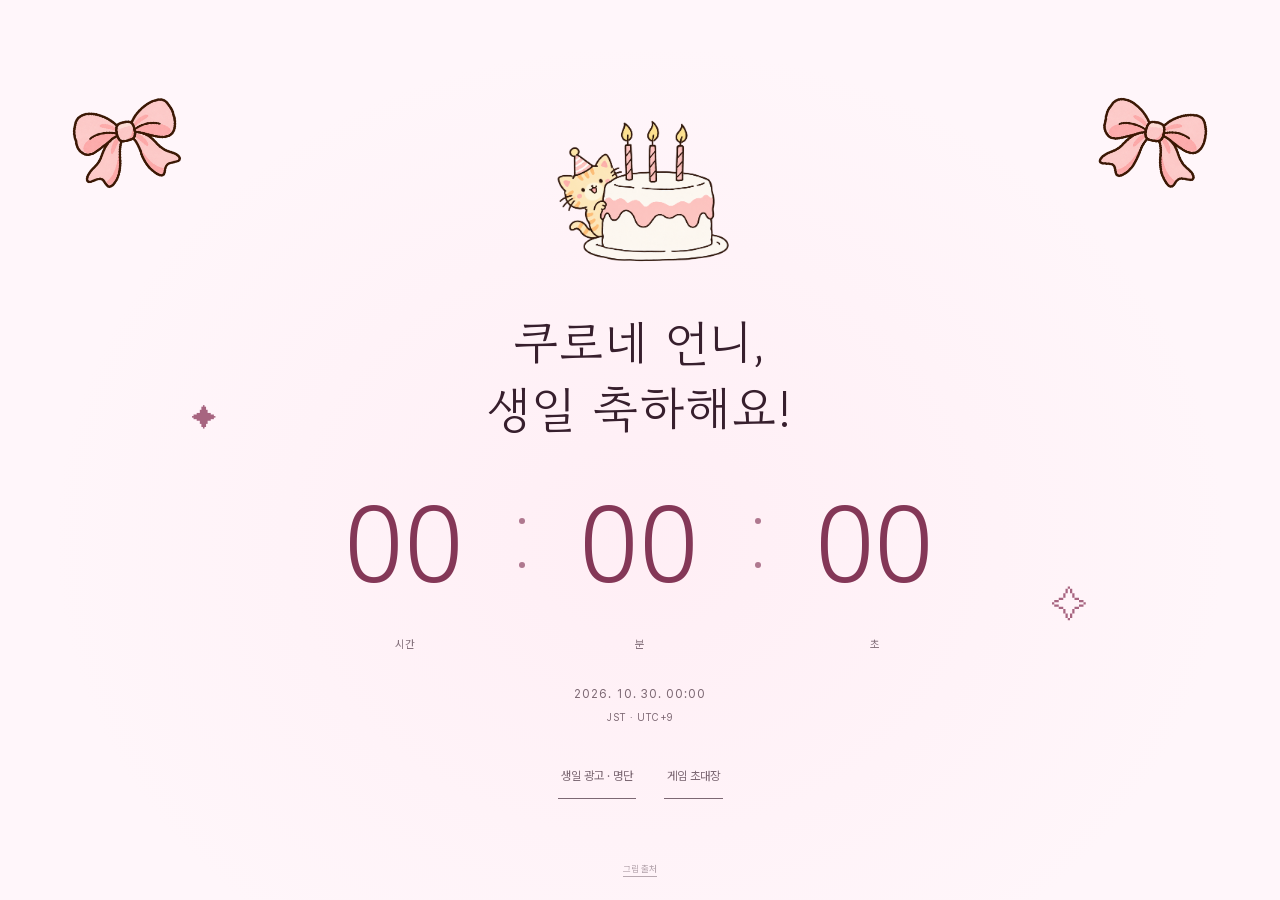
<file: index.html>
<!DOCTYPE html>
<html lang="ko">
<head>
  <meta charset="UTF-8" />
  <meta name="viewport" content="width=device-width, initial-scale=1.0, maximum-scale=1.0, minimum-scale=1.0, user-scalable=no, viewport-fit=cover" />
  <meta name="mobile-web-app-capable" content="yes" />
  <meta name="apple-mobile-web-app-capable" content="yes" />
  <meta name="apple-mobile-web-app-status-bar-style" content="black-translucent" />
  <link rel="icon" type="image/png" href="/favicon.png" />
  <link rel="preload" as="image" href="/assets/stationery/envelope-ginger-v3.png" />
  <link rel="preload" href="/fonts/gowun-dodum-korean.woff2" as="font" type="font/woff2" crossorigin />
  <link rel="preload" href="/fonts/pretendard-variable.woff2" as="font" type="font/woff2" crossorigin />
  <title>쿠로네 언니의 생일을 기다리며 · 10월 30일</title>
  <meta name="description" content="10월 30일, 쿠로네 언니의 생일을 함께 축하해요. 반죽이들을 위한 특별한 초대장." />
  <style>
    @font-face { font-family:'Pretendard Variable'; src:url('/fonts/pretendard-variable.woff2') format('woff2'); font-weight:45 920; font-style:normal; font-display:swap; }
    @font-face { font-family:'Gowun Dodum'; src:url('/fonts/gowun-dodum-korean.woff2') format('woff2'); font-weight:400; font-style:normal; font-display:swap; }
    @font-face { font-family:'Gowun Batang'; src:url('/fonts/gowun-batang-invitation-v2.woff2') format('woff2'); font-weight:700; font-style:normal; font-display:swap; }
    * {
      margin: 0; padding: 0; box-sizing: border-box;
      -webkit-user-select: none; user-select: none;
      -webkit-touch-callout: none;
    }
    html, body {
      background: #070c10;
      overflow: hidden;
      width: 100%;
      height: 100%;
      -webkit-tap-highlight-color: transparent;
      touch-action: none;
      overscroll-behavior: none;
    }
    body { position: fixed; inset: 0; }
    /* Keep future text-entry fields usable; game labels are never selectable. */
    input, textarea, [contenteditable]:not([contenteditable="false"]),
    [contenteditable]:not([contenteditable="false"]) * {
      -webkit-user-select: text; user-select: text;
      -webkit-touch-callout: default;
    }
    img, canvas { -webkit-user-drag: none; }
    #game-container canvas, #touch-controls, #touch-controls * { touch-action: none; }
    /* Flex centering on the parent — independent of Phaser's auto-margin
       so the canvas stays centered immediately after viewport changes. */
    #game-container {
      position: fixed;
      inset: 0;
      width: 100vw;
      height: 100vh;
      /* Use dynamic viewport units when available to avoid mobile address-bar drift. */
      width: 100dvw;
      height: 100dvh;
      overflow: hidden;
      display: flex;
      align-items: center;
      justify-content: center;
      background: var(--party-surround, #000);
    }
    [data-party-bright="true"] #touch-hud,
    [data-party-bright="true"] #touch-hud > div:not(#threat-cue) { color:#493c37 !important; text-shadow:none !important; }
    /* Override Phaser's inline margin-left/top — flex handles centering. */
    #game-container canvas {
      display: block;
      margin: 0 !important;
      flex-shrink: 0;
      cursor: default;
    }
    #game-container canvas:active {
      cursor: pointer;
    }
    button { font: inherit; }
    #invitation-loading{position:fixed;inset:0;z-index:45;display:grid;place-content:center;justify-items:center;gap:18px;text-align:center;background:#000;color:#bac6c2;font:14px/1.8 'Gowun Dodum','Apple SD Gothic Neo',sans-serif}
    #invitation-loading img{width:140px;height:140px;object-fit:contain}
    #invitation-loading small{font-size:12px;font-weight:400;letter-spacing:.03em;color:#8d505d}
    #invitation-loading .ended-loading{display:none}
    [data-ended-invitation="true"] #invitation-loading{background:linear-gradient(#050a0f88,#050a0fcc),url('/assets/authored/mansion-entrance-night.webp') center/cover #091316;color:#d6d9ca}
    [data-ended-invitation="true"] #invitation-loading .birthday-loading{display:none}
    [data-ended-invitation="true"] #invitation-loading .ended-loading{display:block}
    [data-ended-invitation="true"] #invitation-loading small{color:#a9b7b1}
    .reading-open #touch-controls, .reading-open #touch-hud { display: none; }
    html.reading-open, body.reading-open { touch-action: pan-y; }
    .reading-overlay {
      position: fixed; inset: 0; z-index: 1100;
      display: flex; align-items: center; justify-content: center;
      padding: max(12px, env(safe-area-inset-top)) max(12px, env(safe-area-inset-right)) max(12px, env(safe-area-inset-bottom)) max(12px, env(safe-area-inset-left));
      background: rgba(3, 8, 12, .88); color: #ded7c7;
      font: 16px/1.65 "Gowun Dodum", "Apple SD Gothic Neo", sans-serif;
      touch-action: pan-y;
    }
    .reading-sheet {
      width: min(100%, 720px); max-height: 100%; overflow: hidden;
      display: flex; flex-direction: column;
      background: linear-gradient(125deg, #243029, #15211c);
      border: 1px solid #73786a; border-radius: 4px;
      box-shadow: 0 22px 70px #000b;
    }
    .reading-sheet header {
      display: flex; align-items: center; justify-content: space-between;
      gap: 12px; padding: 12px 16px; border-bottom: 1px solid #49584b;
      flex-shrink: 0;
    }
    .reading-sheet h2 { font-size: 19px; font-weight: 600; line-height: 1.4; color: #d9c294; word-break: keep-all; overflow-wrap: anywhere; }
    .reading-sheet h3 { font-size: 18px; line-height: 1.5; margin-bottom: 10px; }
    .reading-sheet p { margin: 0 0 12px; white-space: pre-wrap; overflow-wrap: anywhere; }
    .reading-content {
      padding: 18px; overflow-y: auto; overscroll-behavior: contain;
      min-height: 0; -webkit-overflow-scrolling: touch; touch-action: pan-y;
    }
    #title-screen { overscroll-behavior: contain; }
    .reading-footer { padding: 0 16px 14px; flex-shrink: 0; }
    .reading-footer:empty { display: none; }
    .reading-sheet button {
      min-width: 44px; min-height: 44px; padding: 9px 12px;
      border: 1px solid #667461; border-radius: 3px;
      background: #2d3b32; color: #eee3cc; cursor: pointer;
      font-family: inherit; font-size: 15px; line-height: 1.5; touch-action: manipulation;
    }
    .reading-sheet button:active, .reading-sheet button[aria-pressed="true"] { background: #45503d; border-color: #c4a974; }
    .reading-sheet button:focus-visible { outline: 2px solid #d0b67f; outline-offset: 2px; }
    .reading-sheet .reading-close { flex-shrink: 0; font-size: 14px; }
    .reading-muted { color: #b4bdac; font-size: 14px; }
    .reading-paper {
      padding: 18px; border-left: 3px solid #a99265;
      color: #342e27; background: linear-gradient(100deg, #dbd1b9, #e9e0cd);
      font-family: "Gowun Dodum", "Apple SD Gothic Neo", sans-serif;
    }
    .reading-paper p:last-child { margin-bottom: 0; }
    .reading-tabs { display: grid; grid-template-columns: repeat(2, minmax(0, 1fr)); gap: 8px; margin-bottom: 18px; }
    .reading-tabs button { text-align: left; }
    .reading-evidence { padding: 12px 0; border-bottom: 1px solid #aca18b; }
    .reading-evidence:last-child { border-bottom: 0; }
    .reading-evidence strong { display: block; margin-bottom: 5px; }
    .reading-options { display: grid; gap: 8px; margin-top: 14px; }
    .reading-options button { text-align: left; }
    [data-panel="pause"] .reading-sheet { max-width: 440px; }
    [data-panel="pause"] .reading-options { margin-top: 0; }
    [data-panel="case-board"] .reading-content { display: grid; gap: 16px; align-content: start; }
    [data-panel="case-board"] .notebook-action { justify-self: start; }
    [data-panel="case-board"] .reading-evidence { padding: 16px 0; }
    [data-panel="case-board"] .reading-evidence:first-child { padding-top: 0; }
    [data-panel="case-board"] .reading-evidence:last-child { padding-bottom: 0; }
    [data-panel="archive"] .reading-footer { display: flex; flex-wrap: wrap; gap: 8px; }
    [data-panel="settings"] .reading-content h3:not(:first-child) { margin-top: 22px; }
    .reading-setting { display: grid; grid-template-columns: minmax(0, 1fr) 44px 44px; gap: 8px; align-items: center; padding: 12px 0; border-bottom: 1px solid #49584b; }
    .reading-setting[data-setting="interaction_hints"] { grid-template-columns: minmax(0, 1fr) auto; }
    .reading-setting .reading-muted { margin-top: 4px; }
    .reading-feedback { color: #d8a194; padding-top: 12px; }
    .reading-keypad { display: grid; grid-template-columns: repeat(6, minmax(44px, 1fr)); gap: 6px; margin-top: 14px; }
    .reading-keypad button { padding: 6px; font-size: 18px; }
    .reading-keypad-actions { display: flex; gap: 8px; margin-top: 12px; }
    .reading-keypad-actions button { flex: 1; }
    .reading-code { font: 26px/1.6 monospace; text-align: center; letter-spacing: 4px; padding: 10px; background: #0a1116; color: #dec995; border: 1px solid #5c655f; }
    .reading-code-display { position: sticky; top: -18px; z-index: 1; background: #152027; padding: 4px 0; }
    .reading-inventory { display: grid; grid-template-columns: repeat(4, minmax(0, 1fr)); gap: 8px; margin-bottom: 16px; }
    .reading-inventory button { display:flex; flex-direction:column; align-items:center; justify-content:flex-start; gap:5px; min-height:116px; padding:8px 5px; font-size:14px; }
    .inventory-icon { display:block; width:72px; height:72px; max-width:100%; object-fit:contain; }
    .inventory-name { overflow-wrap:anywhere; word-break:keep-all; }
    .inventory-detail { display:flex; align-items:flex-start; gap:16px; }
    .inventory-preview { width:112px; height:112px; object-fit:contain; flex-shrink:0; background:#283b3220; border-radius:4px; }
    .inventory-detail h3 { margin-top:0; }
    .reading-content p { word-break:keep-all; overflow-wrap:anywhere; }
    @media(max-width:520px) {
      .reading-inventory { grid-template-columns:repeat(3,minmax(0,1fr)); }
      .inventory-icon { width:64px; height:64px; }
      .inventory-detail { gap:10px; padding:12px; }
      .inventory-preview { width:72px; height:72px; }
    }
    @media(max-width:359px) { .reading-inventory { grid-template-columns:repeat(2,minmax(0,1fr)); } }
    .reading-dialog { align-items: flex-end; background: rgba(3, 8, 12, .26); }
    .reading-dialog .reading-sheet { max-height: 65%; }
    .reading-dialog .reading-content { min-height: 86px; }
    @media (max-height: 450px) {
      .reading-code-display { position: static; }
    }
    @media (max-width: 350px) {
      .reading-content { padding: 12px; }
      .reading-keypad { grid-template-columns: repeat(5, minmax(44px, 1fr)); gap: 3px; }
      .reading-tabs { grid-template-columns: 1fr; }
    }
  </style>
  <script type="module" crossorigin src="/assets/main-DKl-C7gK.js"></script>
  <link rel="modulepreload" crossorigin href="/assets/phaser-B61OQUcB.js">
  <link rel="stylesheet" crossorigin href="/assets/main-CeFHGrXN.css">
</head>
<body>
  <div id="game-container"></div>
  <div id="invitation-loading" role="status"><p id="initial-birthday-clock" style="font:400 clamp(38px,8vw,82px)/1.2 monospace;letter-spacing:.08em">--:--:--</p><small>2026. 10. 30. 00:00 JST</small></div>
  <script>{const el=document.getElementById('initial-birthday-clock'),target=Date.parse('2026-10-30T00:00:00+09:00');const draw=()=>{const t=Math.max(0,Math.ceil((target-Date.now())/1000));el.textContent=[Math.floor(t/3600),Math.floor(t/60)%60,t%60].map(n=>String(n).padStart(2,'0')).join(':');};draw();const id=setInterval(()=>{if(!el.isConnected)clearInterval(id);else draw();},1000);}</script>
</body>
</html>
</file>
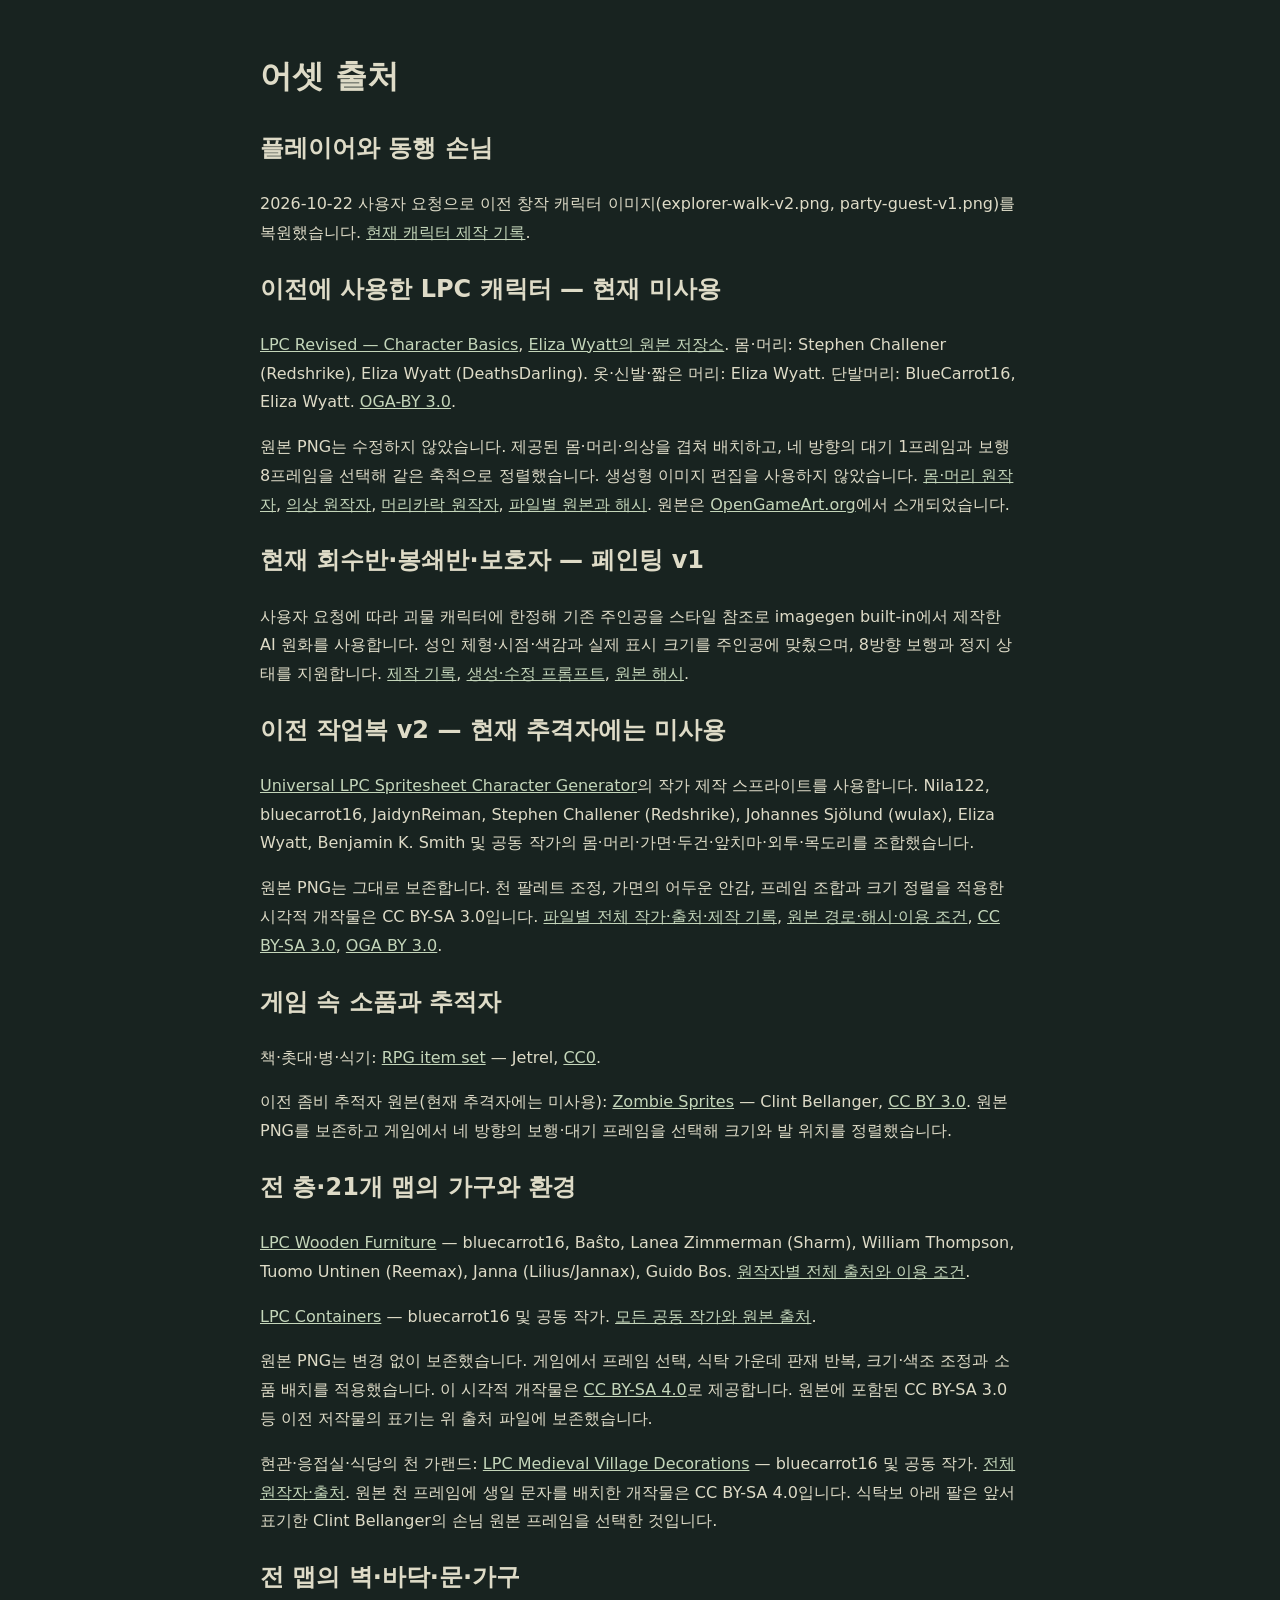
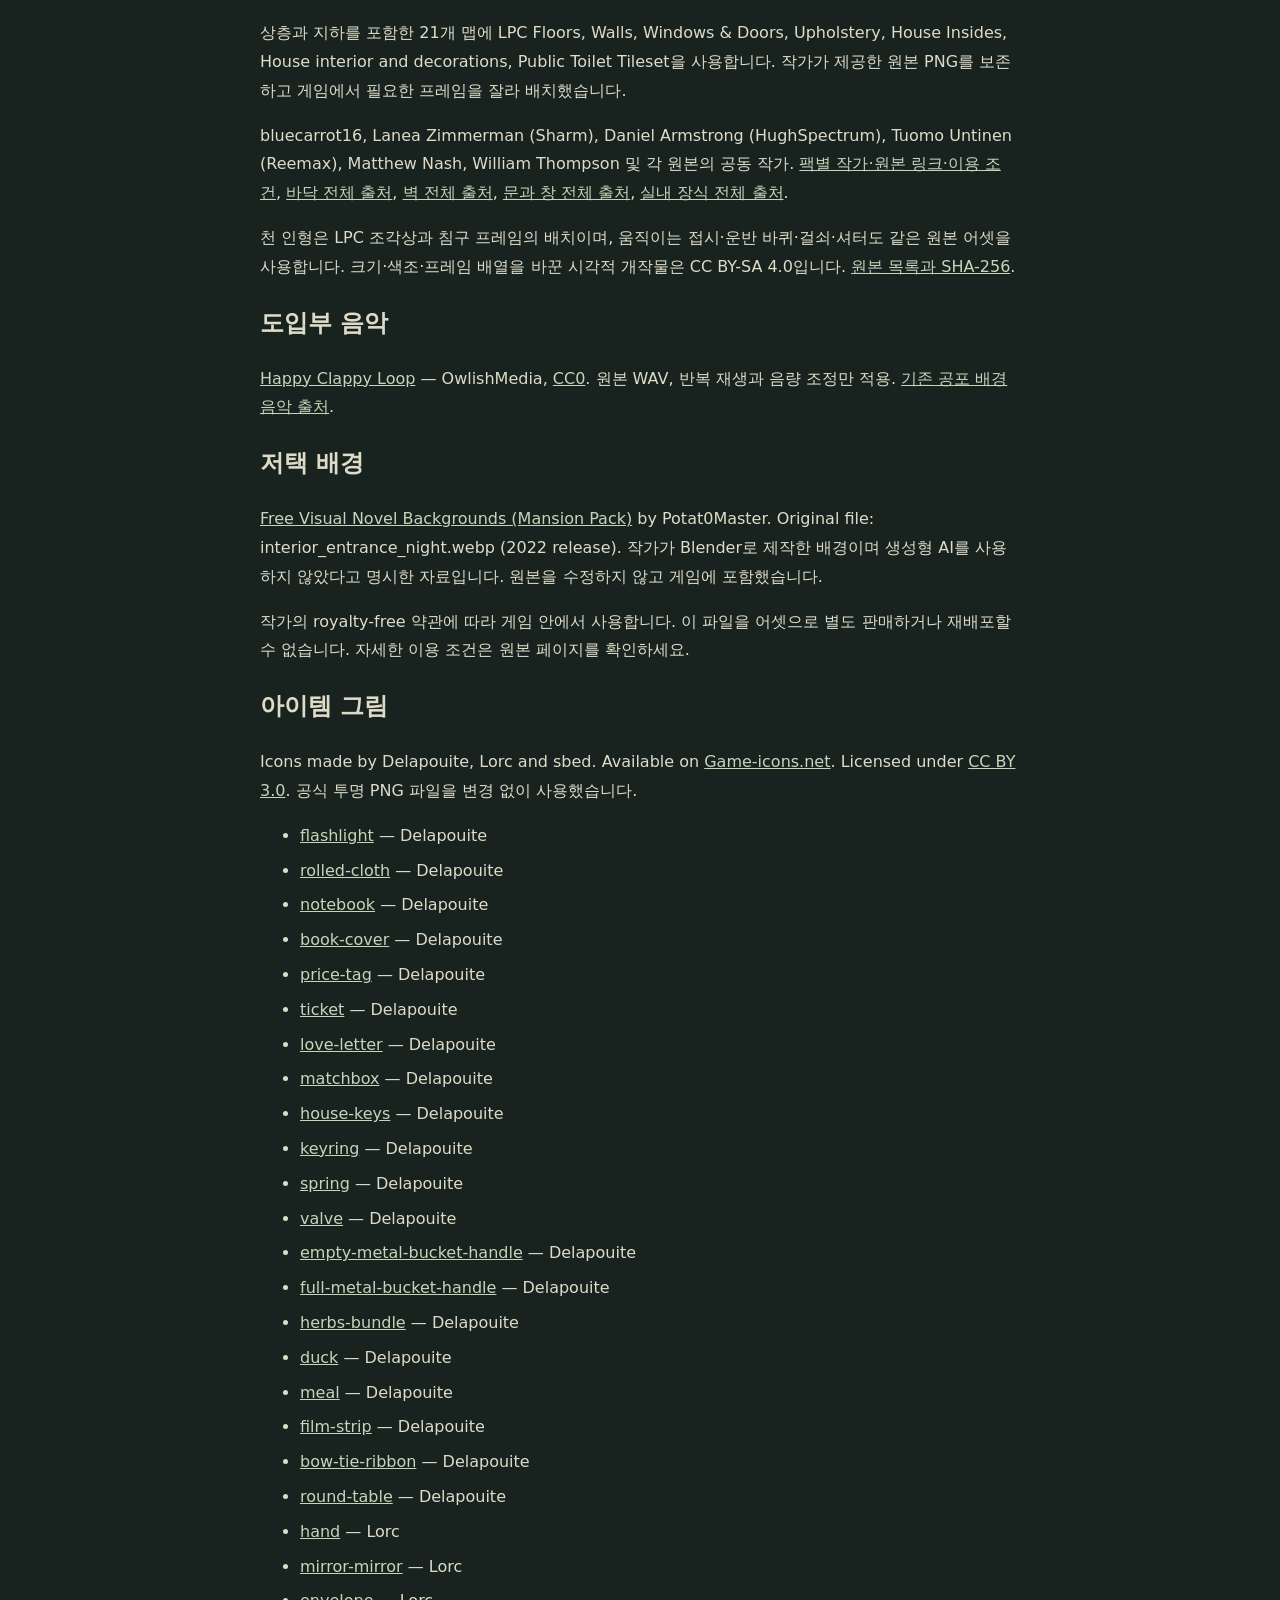
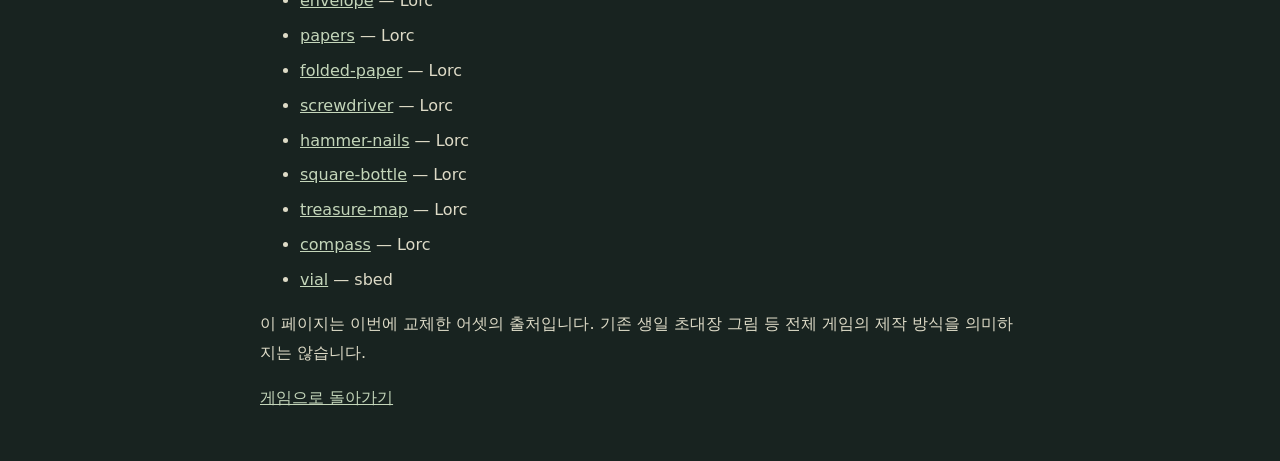
<file: assets/authored/credits.html>
<!doctype html><html lang="ko"><meta charset="utf-8"><meta name="viewport" content="width=device-width,initial-scale=1"><title>어셋 출처 — 30번 손님</title><style>body{margin:48px auto;padding:0 24px;max-width:760px;background:#182320;color:#dedbc7;font:16px/1.8 system-ui,sans-serif}a{color:#c4d6ba}li{margin-bottom:6px}</style><h1>어셋 출처</h1><h2>플레이어와 동행 손님</h2><p>2026-10-22 사용자 요청으로 이전 창작 캐릭터 이미지(explorer-walk-v2.png, party-guest-v1.png)를 복원했습니다. <a href="../CHARACTERS.md">현재 캐릭터 제작 기록</a>.</p><h2>이전에 사용한 LPC 캐릭터 — 현재 미사용</h2><p><a href="https://opengameart.org/content/lpc-revised-character-basics">LPC Revised — Character Basics</a>, <a href="https://github.com/ElizaWy/LPC">Eliza Wyatt의 원본 저장소</a>. 몸·머리: Stephen Challener (Redshrike), Eliza Wyatt (DeathsDarling). 옷·신발·짧은 머리: Eliza Wyatt. 단발머리: BlueCarrot16, Eliza Wyatt. <a href="characters/OGA-BY-3.0.txt">OGA-BY 3.0</a>.</p><p>원본 PNG는 수정하지 않았습니다. 제공된 몸·머리·의상을 겹쳐 배치하고, 네 방향의 대기 1프레임과 보행 8프레임을 선택해 같은 축척으로 정렬했습니다. 생성형 이미지 편집을 사용하지 않았습니다. <a href="characters/Characters-credits.txt">몸·머리 원작자</a>, <a href="characters/Clothing-credits.txt">의상 원작자</a>, <a href="characters/Hair-credits.txt">머리카락 원작자</a>, <a href="characters/sources.json">파일별 원본과 해시</a>. 원본은 <a href="https://opengameart.org/">OpenGameArt.org</a>에서 소개되었습니다.</p><h2>현재 회수반·봉쇄반·보호자 — 페인팅 v1</h2><p>사용자 요청에 따라 괴물 캐릭터에 한정해 기존 주인공을 스타일 참조로 imagegen built-in에서 제작한 AI 원화를 사용합니다. 성인 체형·시점·색감과 실제 표시 크기를 주인공에 맞췄으며, 8방향 보행과 정지 상태를 지원합니다. <a href="../pursuers-painted-v1/PROVENANCE.md">제작 기록</a>, <a href="../pursuers-painted-v1/PROMPTS.md">생성·수정 프롬프트</a>, <a href="../pursuers-painted-v1/sources.json">원본 해시</a>.</p><h2>이전 작업복 v2 — 현재 추격자에는 미사용</h2><p><a href="https://github.com/LiberatedPixelCup/Universal-LPC-Spritesheet-Character-Generator">Universal LPC Spritesheet Character Generator</a>의 작가 제작 스프라이트를 사용합니다. Nila122, bluecarrot16, JaidynReiman, Stephen Challener (Redshrike), Johannes Sjölund (wulax), Eliza Wyatt, Benjamin K. Smith 및 공동 작가의 몸·머리·가면·두건·앞치마·외투·목도리를 조합했습니다.</p><p>원본 PNG는 그대로 보존합니다. 천 팔레트 조정, 가면의 어두운 안감, 프레임 조합과 크기 정렬을 적용한 시각적 개작물은 CC BY-SA 3.0입니다. <a href="workers-v2/CREDITS.md">파일별 전체 작가·출처·제작 기록</a>, <a href="workers-v2/sources.json">원본 경로·해시·이용 조건</a>, <a href="workers-v2/CC-BY-SA-3.0.txt">CC BY-SA 3.0</a>, <a href="workers-v2/OGA-BY-3.0.txt">OGA BY 3.0</a>.</p><h2>게임 속 소품과 추적자</h2><p>책·촛대·병·식기: <a href="https://opengameart.org/content/rpg-item-set">RPG item set</a> — Jetrel, <a href="https://creativecommons.org/publicdomain/zero/1.0/">CC0</a>.</p><p>이전 좀비 추적자 원본(현재 추격자에는 미사용): <a href="https://opengameart.org/content/zombie-sprites">Zombie Sprites</a> — Clint Bellanger, <a href="https://creativecommons.org/licenses/by/3.0/">CC BY 3.0</a>. 원본 PNG를 보존하고 게임에서 네 방향의 보행·대기 프레임을 선택해 크기와 발 위치를 정렬했습니다.</p><h2>전 층·21개 맵의 가구와 환경</h2><p><a href="https://opengameart.org/content/lpc-wooden-furniture">LPC Wooden Furniture</a> — bluecarrot16, Baŝto, Lanea Zimmerman (Sharm), William Thompson, Tuomo Untinen (Reemax), Janna (Lilius/Jannax), Guido Bos. <a href="interiors/CREDITS-furniture.txt">원작자별 전체 출처와 이용 조건</a>.</p><p><a href="https://opengameart.org/content/lpc-containers">LPC Containers</a> — bluecarrot16 및 공동 작가. <a href="interiors/CREDITS-container.txt">모든 공동 작가와 원본 출처</a>.</p><p>원본 PNG는 변경 없이 보존했습니다. 게임에서 프레임 선택, 식탁 가운데 판재 반복, 크기·색조 조정과 소품 배치를 적용했습니다. 이 시각적 개작물은 <a href="https://creativecommons.org/licenses/by-sa/4.0/">CC BY-SA 4.0</a>로 제공합니다. 원본에 포함된 CC BY-SA 3.0 등 이전 저작물의 표기는 위 출처 파일에 보존했습니다.</p><p>현관·응접실·식당의 천 가랜드: <a href="https://opengameart.org/content/lpc-medieval-village-decorations">LPC Medieval Village Decorations</a> — bluecarrot16 및 공동 작가. <a href="interiors/CREDITS-decorations-medieval.txt">전체 원작자·출처</a>. 원본 천 프레임에 생일 문자를 배치한 개작물은 CC BY-SA 4.0입니다. 식탁보 아래 팔은 앞서 표기한 Clint Bellanger의 손님 원본 프레임을 선택한 것입니다.</p><h2>전 맵의 벽·바닥·문·가구</h2><p>상층과 지하를 포함한 21개 맵에 LPC Floors, Walls, Windows &amp; Doors, Upholstery, House Insides, House interior and decorations, Public Toilet Tileset을 사용합니다. 작가가 제공한 원본 PNG를 보존하고 게임에서 필요한 프레임을 잘라 배치했습니다.</p><p>bluecarrot16, Lanea Zimmerman (Sharm), Daniel Armstrong (HughSpectrum), Tuomo Untinen (Reemax), Matthew Nash, William Thompson 및 각 원본의 공동 작가. <a href="interiors/CREDITS-room-additions.txt">팩별 작가·원본 링크·이용 조건</a>, <a href="interiors/CREDITS-floors.txt">바닥 전체 출처</a>, <a href="interiors/CREDITS-walls.txt">벽 전체 출처</a>, <a href="interiors/CREDITS-windows-doors.txt">문과 창 전체 출처</a>, <a href="interiors/CREDITS-house-interior.txt">실내 장식 전체 출처</a>.</p><p>천 인형은 LPC 조각상과 침구 프레임의 배치이며, 움직이는 접시·운반 바퀴·걸쇠·셔터도 같은 원본 어셋을 사용합니다. 크기·색조·프레임 배열을 바꾼 시각적 개작물은 CC BY-SA 4.0입니다. <a href="room-art-credits.json">원본 목록과 SHA-256</a>.</p><h2>도입부 음악</h2><p><a href="https://opengameart.org/content/happy-clappy-loop">Happy Clappy Loop</a> — OwlishMedia, <a href="https://creativecommons.org/publicdomain/zero/1.0/">CC0</a>. 원본 WAV, 반복 재생과 음량 조정만 적용. <a href="../bgm/LICENSES.txt">기존 공포 배경음악 출처</a>.</p><h2>저택 배경</h2><p><a href="https://potat0master.itch.io/free-visual-novel-backgrounds-mansion-pack">Free Visual Novel Backgrounds (Mansion Pack)</a> by Potat0Master. Original file: interior_entrance_night.webp (2022 release). 작가가 Blender로 제작한 배경이며 생성형 AI를 사용하지 않았다고 명시한 자료입니다. 원본을 수정하지 않고 게임에 포함했습니다.</p><p>작가의 royalty-free 약관에 따라 게임 안에서 사용합니다. 이 파일을 어셋으로 별도 판매하거나 재배포할 수 없습니다. 자세한 이용 조건은 원본 페이지를 확인하세요.</p><h2>아이템 그림</h2><p>Icons made by Delapouite, Lorc and sbed. Available on <a href="https://game-icons.net">Game-icons.net</a>. Licensed under <a href="https://creativecommons.org/licenses/by/3.0/">CC BY 3.0</a>. 공식 투명 PNG 파일을 변경 없이 사용했습니다.</p><ul><li><a href="https://game-icons.net/1x1/delapouite/flashlight.html">flashlight</a> — Delapouite</li><li><a href="https://game-icons.net/1x1/delapouite/rolled-cloth.html">rolled-cloth</a> — Delapouite</li><li><a href="https://game-icons.net/1x1/delapouite/notebook.html">notebook</a> — Delapouite</li><li><a href="https://game-icons.net/1x1/delapouite/book-cover.html">book-cover</a> — Delapouite</li><li><a href="https://game-icons.net/1x1/delapouite/price-tag.html">price-tag</a> — Delapouite</li><li><a href="https://game-icons.net/1x1/delapouite/ticket.html">ticket</a> — Delapouite</li><li><a href="https://game-icons.net/1x1/delapouite/love-letter.html">love-letter</a> — Delapouite</li><li><a href="https://game-icons.net/1x1/delapouite/matchbox.html">matchbox</a> — Delapouite</li><li><a href="https://game-icons.net/1x1/delapouite/house-keys.html">house-keys</a> — Delapouite</li><li><a href="https://game-icons.net/1x1/delapouite/keyring.html">keyring</a> — Delapouite</li><li><a href="https://game-icons.net/1x1/delapouite/spring.html">spring</a> — Delapouite</li><li><a href="https://game-icons.net/1x1/delapouite/valve.html">valve</a> — Delapouite</li><li><a href="https://game-icons.net/1x1/delapouite/empty-metal-bucket-handle.html">empty-metal-bucket-handle</a> — Delapouite</li><li><a href="https://game-icons.net/1x1/delapouite/full-metal-bucket-handle.html">full-metal-bucket-handle</a> — Delapouite</li><li><a href="https://game-icons.net/1x1/delapouite/herbs-bundle.html">herbs-bundle</a> — Delapouite</li><li><a href="https://game-icons.net/1x1/delapouite/duck.html">duck</a> — Delapouite</li><li><a href="https://game-icons.net/1x1/delapouite/meal.html">meal</a> — Delapouite</li><li><a href="https://game-icons.net/1x1/delapouite/film-strip.html">film-strip</a> — Delapouite</li><li><a href="https://game-icons.net/1x1/delapouite/bow-tie-ribbon.html">bow-tie-ribbon</a> — Delapouite</li><li><a href="https://game-icons.net/1x1/delapouite/round-table.html">round-table</a> — Delapouite</li><li><a href="https://game-icons.net/1x1/lorc/hand.html">hand</a> — Lorc</li><li><a href="https://game-icons.net/1x1/lorc/mirror-mirror.html">mirror-mirror</a> — Lorc</li><li><a href="https://game-icons.net/1x1/lorc/envelope.html">envelope</a> — Lorc</li><li><a href="https://game-icons.net/1x1/lorc/papers.html">papers</a> — Lorc</li><li><a href="https://game-icons.net/1x1/lorc/folded-paper.html">folded-paper</a> — Lorc</li><li><a href="https://game-icons.net/1x1/lorc/screwdriver.html">screwdriver</a> — Lorc</li><li><a href="https://game-icons.net/1x1/lorc/hammer-nails.html">hammer-nails</a> — Lorc</li><li><a href="https://game-icons.net/1x1/lorc/square-bottle.html">square-bottle</a> — Lorc</li><li><a href="https://game-icons.net/1x1/lorc/treasure-map.html">treasure-map</a> — Lorc</li><li><a href="https://game-icons.net/1x1/lorc/compass.html">compass</a> — Lorc</li><li><a href="https://game-icons.net/1x1/sbed/vial.html">vial</a> — sbed</li></ul><p>이 페이지는 이번에 교체한 어셋의 출처입니다. 기존 생일 초대장 그림 등 전체 게임의 제작 방식을 의미하지는 않습니다.</p><p><a href="../../">게임으로 돌아가기</a></p></html>
</file>
<file: assets/main-CeFHGrXN.css>
#birthday-countdown{--birthday-background:#000;--birthday-ink:#f5eff3;--birthday-digit-ink:#dcebe6;--birthday-scene-progress:0;--birthday-art:0;--birthday-ribbons:0;--birthday-friendly:0;--birthday-segment-radius:0;position:fixed;top:0;right:0;bottom:0;left:0;z-index:46;overflow:auto;overscroll-behavior:contain;touch-action:pan-y;background:var(--birthday-background);color:var(--birthday-ink);font:14px/1.6 Pretendard Variable,sans-serif;isolation:isolate;transition:background-color 14s ease-in-out}#birthday-countdown [hidden]{display:none!important}.birthday-welcome-wrap{position:relative;z-index:2;min-height:100%;width:min(1120px,100%);margin:auto;padding:30px max(32px,env(safe-area-inset-right)) 20px max(32px,env(safe-area-inset-left));display:flex;flex-direction:column}.birthday-welcome-main{flex:1;display:flex;flex-direction:column;align-items:center;justify-content:center;text-align:center;padding:10px 0 25px}#birthday-countdown h1{color:inherit;font:400 clamp(12px,calc(14px + var(--birthday-scene-progress)*35px),49px)/1.35 "Gowun Dodum",sans-serif;letter-spacing:.02em;outline:none;margin:0 0 25px;transition:font-size 14s ease-in-out,margin 14s ease-in-out}.birthday-cake-scene{width:min(300px,65vw);height:calc(var(--birthday-art)*235px);opacity:var(--birthday-art);transform:translateY(calc((1 - var(--birthday-art))*25px)) scale(calc(.7 + var(--birthday-art)*.3));transition:height 14s ease-in-out,opacity 14s ease-in-out,transform 14s ease-in-out;pointer-events:none}.birthday-welcome-cake{width:100%;height:100%;object-fit:contain;display:block}.birthday-time{display:flex;align-items:flex-start;justify-content:center;gap:clamp(10px,2vw,24px);width:min(calc(900px - var(--birthday-friendly)*250px),100%);font-variant-numeric:tabular-nums;transition:width 14s ease-in-out}.birthday-time-unit{flex:1;min-width:0;display:flex;flex-direction:column;align-items:center}.birthday-number{position:relative;display:block;width:100%;height:clamp(70px,12vw,154px);transition:height 14s ease-in-out}.birthday-electronic{position:absolute;top:0;right:0;bottom:0;left:0;display:flex;justify-content:center;align-items:center;gap:8%;opacity:calc(1 - var(--birthday-friendly));transition:opacity 14s ease-in-out}.birthday-led-digit{display:block;height:100%;max-width:46%;overflow:visible}.birthday-led-digit rect{fill:var(--birthday-digit-ink);opacity:.035;rx:calc(var(--birthday-segment-radius)*1px);transition:rx 14s ease-in-out,fill 14s ease-in-out}.birthday-led-digit rect.lit{opacity:1;filter:drop-shadow(0 0 calc(var(--birthday-scene-progress)*3px) var(--birthday-digit-ink))}.birthday-time-unit b{position:absolute;top:0;right:0;bottom:0;left:0;display:flex;justify-content:center;align-items:center;font:400 clamp(46px,9vw,108px)/1 "Gowun Dodum",sans-serif;color:var(--birthday-digit-ink);letter-spacing:.015em;opacity:var(--birthday-friendly);transition:opacity 14s ease-in-out,color 14s ease-in-out}.birthday-time-unit small{font-size:11px;opacity:.6;margin-top:16px}.birthday-time-colon{width:8px;height:clamp(70px,12vw,154px);display:flex;flex-direction:column;align-items:center;justify-content:center;gap:25%;flex:none}.birthday-time-colon i{width:6px;height:6px;background:var(--birthday-digit-ink);border-radius:calc(var(--birthday-scene-progress)*50%);opacity:.65;transition:background-color 14s ease-in-out,border-radius 14s ease-in-out}#birthday-countdown[data-has-days=false] .birthday-time-day,#birthday-countdown[data-has-days=false] .birthday-day-colon{display:none}.birthday-target{display:flex;flex-direction:column;gap:5px;margin:32px 0 30px;opacity:.65;font-variant-numeric:tabular-nums}.birthday-target time{font-size:12px;letter-spacing:.08em}.birthday-target small{font-size:10px;letter-spacing:.04em}.birthday-welcome-actions{display:flex;justify-content:center;gap:28px;flex-wrap:wrap}#birthday-countdown button{font:12px/1.6 Pretendard Variable,sans-serif;color:inherit;background:transparent;border:0;border-bottom:1px solid currentColor;border-radius:0;min-height:44px;min-width:44px;padding:10px 3px;cursor:pointer;opacity:.65;touch-action:manipulation}#birthday-countdown button:hover{opacity:1}#birthday-countdown :is(button,a):focus-visible{outline:2px solid currentColor;outline-offset:5px}.birthday-welcome-footer{display:flex;justify-content:center;opacity:.35;font-size:9px}.birthday-welcome-footer a{color:inherit;text-underline-offset:4px;min-height:22px;display:inline-flex;align-items:center}.birthday-edge-light{position:absolute;top:0;right:0;bottom:0;left:0;z-index:0;pointer-events:none;background:radial-gradient(ellipse at 50% 60%,#ffd0e133,transparent 65%);opacity:var(--birthday-ribbons);transition:opacity 14s ease-in-out}.birthday-decoration{position:absolute;top:0;right:0;bottom:0;left:0;pointer-events:none;overflow:hidden;opacity:var(--birthday-ribbons);transition:opacity 14s ease-in-out}.birthday-ribbon{position:absolute;top:6%;width:180px;height:180px;object-fit:contain;transform:scale(calc(.6 + var(--birthday-ribbons)*.4));transition:transform 14s ease-in-out}.birthday-ribbon-left{left:3%;rotate:-12deg}.birthday-ribbon-right{right:3%;rotate:12deg}.birthday-decoration>span{position:absolute;top:45%;left:15%;font:25px serif;color:#a76580}.birthday-decoration>span:last-child{left:auto;right:15%;top:65%;font-size:36px}.birthday-confetti{position:absolute;top:0;right:0;bottom:0;left:0;z-index:3;overflow:hidden;pointer-events:none}.birthday-confetti i{position:absolute;left:calc(2% + var(--i)*4.1%);top:-20px;width:6px;height:13px;border-radius:2px;background:#e198b4;opacity:0}.birthday-confetti i:nth-child(3n){background:#f2ce86;border-radius:50%;width:8px;height:8px}.birthday-confetti i:nth-child(3n+1){background:#c69ab8}[data-phase=birthday] .birthday-confetti i{animation:birthday-confetti 7s ease-out both;animation-delay:calc(var(--i)*.07s)}.birthday-live-status{position:absolute;width:1px;height:1px;clip-path:inset(50%);overflow:hidden;white-space:nowrap}@keyframes birthday-confetti{0%{transform:translateY(-20px) rotate(0);opacity:0}12%{opacity:.8}85%{opacity:.65}to{transform:translateY(95vh) rotate(300deg);opacity:0}}@media(max-width:600px){.birthday-welcome-wrap{padding:24px max(22px,env(safe-area-inset-right)) 16px max(22px,env(safe-area-inset-left))}#birthday-countdown h1{font-size:calc(12px + var(--birthday-scene-progress)*24px);margin-bottom:22px}.birthday-time{gap:clamp(6px,2.4vw,10px)}.birthday-number,.birthday-time-colon{height:clamp(65px,19vw,94px)}.birthday-time-unit b{font-size:clamp(40px,13.5vw,68px)}.birthday-time-colon{width:5px}.birthday-time-colon i{width:4px;height:4px}.birthday-time-unit small{font-size:10px;margin-top:13px}.birthday-target{margin:26px 0 24px}.birthday-target time{font-size:11px}.birthday-ribbon{width:125px;height:125px;top:4%}.birthday-ribbon-left{left:-20px}.birthday-ribbon-right{right:-20px}.birthday-decoration>span{left:5%;font-size:17px}.birthday-decoration>span:last-child{right:5%;font-size:24px}.birthday-cake-scene{height:calc(var(--birthday-art)*185px);width:230px}.birthday-welcome-actions{gap:24px}}@media(max-height:650px)and (max-width:600px){.birthday-cake-scene{height:calc(var(--birthday-art)*130px);width:180px}#birthday-countdown h1{font-size:calc(12px + var(--birthday-scene-progress)*18px);margin-bottom:18px}.birthday-number,.birthday-time-colon{height:62px}.birthday-time-unit b{font-size:42px}.birthday-target{margin-block:20px}.birthday-welcome-main{padding-bottom:15px}.birthday-ribbon{width:100px;height:100px;top:0}}@media(max-height:450px)and (min-width:601px){.birthday-welcome-wrap{padding-top:20px;padding-bottom:10px}#birthday-countdown h1{font-size:calc(11px + var(--birthday-scene-progress)*20px);margin-bottom:15px}.birthday-cake-scene{height:calc(var(--birthday-art)*95px);width:145px}.birthday-number,.birthday-time-colon{height:65px}.birthday-time-unit b{font-size:54px}.birthday-time{max-width:620px}.birthday-time-unit small{margin-top:7px}.birthday-target{margin:12px 0;font-size:10px}.birthday-target small{display:none}.birthday-welcome-main{padding:0}.birthday-ribbon{width:115px;height:115px;top:12%}}@media(prefers-reduced-motion:reduce){#birthday-countdown,#birthday-countdown *{transition:none!important}.birthday-confetti i{animation:none!important}}.reading-overlay[data-panel=piano] .reading-sheet{max-width:840px;background:#291d18;color:#e6d6b8;border-color:#796148}.reading-overlay[data-panel=piano] .reading-content{background:linear-gradient(90deg,#251a15,#39271d 45%,#251a15)}.piano-score{max-width:620px;margin:4px auto 18px;padding:18px 22px;background:#e3d5ad;color:#3b2e22;box-shadow:0 5px 10px #0008;transform:rotate(-.5deg)}.piano-score h3{margin:5px 0 12px;font-family:serif;font-size:24px}.piano-score p{line-height:1.6}.piano-score-notes{display:flex;justify-content:space-between;gap:5px;list-style:none;padding:0;border-block:1px solid #746442;background:repeating-linear-gradient(transparent 0 10px,#74644230 10px,#74644230 11px)}.piano-score-notes li{display:grid;justify-items:center;gap:6px;flex:1;padding:8px 0}.piano-score-notes li>span{font-size:32px}.piano-score-notes small{font:12px monospace}.piano-score-notes [data-matched=true]{background:#55714338}.piano-score-notes [aria-current=true]{background:#bc722b44;outline:2px solid #886631}.piano-listen{display:flex;flex-wrap:wrap;gap:8px;justify-content:center}.piano-status{min-height:2.5em;font-size:15px;line-height:1.6}.piano-keyboard{display:flex;padding:12px 6px 6px;border-top:8px solid #160e0c;background:#130d0b;border-radius:3px;overflow-x:auto}.piano-keyboard button{position:relative;flex:1;min-width:44px;min-height:160px;border-radius:0 0 5px 5px;margin:0 1px;padding:80px 1px 12px;background:linear-gradient(90deg,#b9b29f,#f3eedb 18%,#e8e2ca 85%,#a19b87);color:#30251c;border:1px solid #15100a;display:flex;flex-direction:column;align-items:center;justify-content:flex-end;gap:4px;box-shadow:inset 0 -5px #a89f83}.piano-keyboard button[data-sounding=true]{background:#e9b35c;box-shadow:inset 0 -2px #8c6429}.piano-keyboard kbd{font:12px monospace}.piano-keyboard small{font-size:11px;color:#6b6458}.piano-caption{font-size:13px;line-height:1.6}.piano-secret:empty{display:none}.piano-secret{margin:20px auto 4px;border-top:1px solid #9f8059;padding:15px 0}.piano-secret h3{font:24px Georgia,serif;letter-spacing:2px}.piano-secret p{line-height:1.7}@media(max-width:480px){.piano-score{padding:12px}.piano-score h3{font-size:20px}.piano-keyboard{padding:10px 2px 4px}.piano-keyboard button{min-width:44px;margin:0;min-height:140px}.piano-keyboard button>kbd{font-size:10px}.piano-keyboard button>small{display:none}.piano-listen button{flex:1;font-size:13px;padding:8px}.piano-score-notes{gap:1px}}.piano-key{position:relative;flex:1;min-width:52px}.piano-key>button{width:100%;margin:0;min-width:52px}.piano-key>.piano-black-key{position:absolute;right:-22px;top:0;z-index:2;width:44px;min-width:44px;min-height:88px;height:58%;padding:28px 0 10px;background:transparent;border:0;box-shadow:none;color:#eee5d1;isolation:isolate;gap:3px}.piano-key>.piano-black-key:before{content:"";position:absolute;top:0;right:5px;bottom:0;left:5px;z-index:-1;background:linear-gradient(90deg,#090908,#302e29,#090908);border-bottom:5px solid #080807;border-radius:0 0 3px 3px}.piano-black-key b{font-size:11px}.piano-black-key small{display:none}.piano-key>.piano-black-key[data-sounding=true]{background:transparent;box-shadow:none}.piano-black-key[data-sounding=true]:before{background:#976a29}@media(max-width:480px){.piano-score{padding:10px;margin:0 auto 10px}.piano-score>small,.piano-score>p:not(.piano-caption){display:none}.piano-score h3{font-size:18px;margin:2px 0 8px}.piano-score-notes{margin:8px 0}.piano-score-notes li{gap:3px;padding:5px 0}.piano-score-notes li>span{font-size:22px}.piano-score-notes li>small{display:none}.piano-score .piano-caption{font-size:12px;line-height:1.4;margin:7px 0 0}.piano-listen{gap:5px}.piano-listen button{font-size:12px!important;padding:6px!important;min-height:44px}.piano-status{font-size:13px;line-height:1.4;min-height:0;margin:10px 0}.piano-key>button{min-height:130px}.piano-key>.piano-black-key{min-height:76px;padding:16px 0 9px}.piano-caption{font-size:12px;line-height:1.4}}.piano-written-note{position:relative;width:22px;height:32px;margin-bottom:12px;transform:translateY(var(--note-y));font-size:0!important}.piano-written-note:before{content:"";position:absolute;width:11px;height:8px;border:2px solid #3a2a1d;border-radius:50%;background:#3a2a1d;bottom:0;left:2px;transform:rotate(-18deg)}.piano-written-note:after{content:"";position:absolute;width:2px;height:26px;background:#3a2a1d;bottom:4px;left:13px}.piano-written-note[data-hollow=true]:before{background:transparent}.piano-written-note[data-flag=true]{border-top:0}.piano-written-note[data-flag=true]:after{width:10px;border-right:3px solid #3a2a1d;background:linear-gradient(90deg,#3a2a1d 0 2px,transparent 2px);border-radius:0 80% 60% 0}.capture-overlay{position:fixed;top:0;right:0;bottom:0;left:0;z-index:20000;overflow:hidden;background:#030507eb;color:#f2eee5;font-family:inherit;isolation:isolate;touch-action:none;user-select:none;-webkit-user-select:none;-webkit-touch-callout:none}.capture-overlay:after{content:"";position:absolute;top:0;right:0;bottom:0;left:0;pointer-events:none;background:radial-gradient(ellipse at 50% 28%,transparent 12%,rgba(0,0,0,.3) 45%,#020304 90%);z-index:-1}.capture-portrait{position:absolute;left:50%;top:3%;height:76%;max-height:580px;width:auto;max-width:none;transform:translate(-50%);filter:grayscale(.65) brightness(1.65);opacity:.9;z-index:-2;animation:capture-impact .45s ease-out backwards}.capture-top{position:absolute;top:max(16px,env(safe-area-inset-top));left:max(18px,env(safe-area-inset-left));right:max(18px,env(safe-area-inset-right));display:flex;align-items:center;justify-content:space-between;gap:12px;font-size:14px;letter-spacing:.08em;text-shadow:0 2px 4px #000}.capture-top button{min-height:44px;padding:8px 14px;background:#111719;color:#deded8;border:1px solid #65716e;font:inherit;border-radius:2px}.capture-controls{position:absolute;bottom:max(28px,env(safe-area-inset-bottom));left:16px;right:16px;display:flex;align-items:center;flex-direction:column;text-align:center;gap:12px;text-shadow:0 2px 5px #000}.capture-controls h2{margin:0;font-size:clamp(23px,5vw,36px);font-weight:600;letter-spacing:.04em;line-height:1.4}.capture-controls p{margin:0;font-size:16px;line-height:1.5}.capture-controls [data-capture-action]{width:min(320px,100%);min-height:64px;padding:14px 18px;background:#e8dfd3;color:#231c1b;border:2px solid #e8dfd3;border-radius:3px;font:inherit;font-size:19px;font-weight:650;touch-action:none}.capture-overlay[data-held=true] [data-capture-action]{background:#bfa497;border-color:#f2ded1}.capture-overlay button:focus-visible{outline:3px solid #fff;outline-offset:4px}.capture-controls progress{-webkit-appearance:none;-moz-appearance:none;appearance:none;width:min(320px,100%);height:7px;border:0;background:#3c3431}.capture-controls progress::-webkit-progress-bar{background:#3c3431}.capture-controls progress::-webkit-progress-value{background:#efe2d2}.capture-controls progress::-moz-progress-bar{background:#efe2d2}.capture-controls .capture-warning{font-size:13px;color:#d4b9ad}.capture-overlay [hidden]{display:none!important}.capture-overlay[data-capture-phase=struggle]{background:#0305076b;transition:background .35s}.capture-overlay[data-capture-phase=struggle] .capture-portrait{opacity:0;transition:opacity .28s}.capture-overlay[data-capture-phase=released] .capture-portrait{opacity:.2;transition:opacity .2s}.capture-overlay[data-capture-phase=expelled] .capture-portrait{filter:grayscale(1) brightness(.7);transform:translate(-50%) scale(1.13);transition:transform .7s,filter .7s}.capture-overlay[data-paused=true] .capture-portrait{visibility:hidden}.capture-overlay[data-paused=true] .capture-controls{opacity:.4;pointer-events:none}@keyframes capture-impact{0%{transform:translate(-50%) scale(.75);opacity:0}40%{transform:translate(-49%) scale(1.08);opacity:1}70%{transform:translate(-51%) scale(1.025)}to{transform:translate(-50%) scale(1);opacity:.9}}@media(max-height:480px){.capture-controls{left:44%;right:20px;bottom:18px;gap:8px}.capture-controls h2{font-size:23px}.capture-portrait{left:24%;top:0;height:115%}.capture-controls p{font-size:14px}.capture-controls [data-capture-action]{min-height:56px;font-size:17px}.capture-top{top:8px}}@media(prefers-reduced-motion:reduce){.capture-portrait{animation:none!important;transition:none!important}.capture-overlay[data-capture-phase=expelled] .capture-portrait{transform:translate(-50%)}}.capture-turns{display:flex;gap:12px;justify-content:center;width:min(440px,100%)}.capture-controls .capture-turns button{flex:1;width:0;min-height:64px;min-width:0;border-radius:28px;border:2px solid #8e7f64;background:#26302b;color:#e0d6bd;text-shadow:none;transition:transform .2s}.capture-controls .capture-turns [data-open=true]{background:#d8bc80;color:#292b22;border-color:#f5e8b8;transform:translateY(-4px)}@media(max-width:400px){.capture-turns{gap:7px}.capture-controls .capture-turns button{font-size:14px;padding:8px}}@media(prefers-reduced-motion:reduce){.capture-turns button{transition:none;transform:none!important}}[data-panel=inventory]{font-family:Gowun Dodum,Apple SD Gothic Neo,sans-serif}[data-panel=inventory] [hidden]{display:none!important}[data-panel=inventory] .reading-sheet{width:min(100%,900px);height:min(620px,100%);background:#1b1e1c;border:1px solid #55564e;border-radius:2px}[data-panel=inventory] .reading-sheet>header{padding:20px 24px 14px;border:0}[data-panel=inventory] h2{display:flex;align-items:baseline;gap:12px;color:#e3dfd1;font-size:22px;font-weight:400}[data-panel=inventory] .inventory-count{font-size:13px;color:#aaa99d}[data-panel=inventory] .journal-navigation{background:transparent;border-color:#41433c}[data-panel=inventory] .journal-navigation button{color:#a6aaa0;border-bottom-width:1px}[data-panel=inventory] .journal-navigation button[aria-pressed=true]{color:#e7dfc8;border-color:#c1b494;background:transparent}[data-panel=inventory] .reading-content{display:grid;grid-template-columns:minmax(0,1.45fr) minmax(230px,1fr);gap:24px;flex:1;overflow:hidden;padding:22px 24px}[data-panel=inventory] .reading-inventory{grid-template-columns:repeat(3,minmax(0,1fr));align-content:start;overflow-y:auto;min-height:0;margin:0;gap:8px 10px;padding:3px;scrollbar-color:#696b60 #1b1e1c;scrollbar-width:thin}[data-panel=inventory] .reading-inventory button{min-height:114px;padding:12px 4px 10px;gap:8px;color:#c9c9bc;background:transparent;border:1px solid transparent;border-bottom-color:#393d35;border-radius:0}[data-panel=inventory] .reading-inventory button:hover{background:#ffffff05;border-bottom-color:#8b8a78}[data-panel=inventory] .reading-inventory button[aria-pressed=true]{background:#ffffff08;border-color:#928b76;color:#f1e5c9;box-shadow:none}[data-panel=inventory] .reading-inventory button:focus-visible{outline:2px solid #d4c49e;outline-offset:1px}[data-panel=inventory] .inventory-icon{width:58px;height:58px;padding:0;opacity:1}[data-panel=inventory] .inventory-name{font-size:13px;line-height:1.5}[data-panel=inventory] .inventory-detail{display:flex;flex-direction:column;align-items:center;justify-content:center;gap:28px;min-height:0;min-width:0;margin:0;padding:24px 0 24px 24px;overflow-y:auto;border:0;border-left:1px solid #41433c;border-radius:0;background:transparent;color:#d8d7cc;font-family:inherit;scrollbar-color:#696b60 #1b1e1c;scrollbar-width:thin}[data-panel=inventory] .inventory-preview{width:144px;height:144px;padding:0;background:transparent;border-radius:0}[data-panel=inventory] .inventory-description{min-width:0;width:100%}[data-panel=inventory] .inventory-detail h3{font-size:20px;line-height:1.5;font-weight:400;color:#eee4cd;margin:0 0 12px}[data-panel=inventory] .inventory-detail p{font-size:16px;line-height:1.85;margin:0}[data-panel=inventory] .inventory-detail button{margin-top:18px;background:transparent;color:#e2d6b9;border-color:#737160;border-radius:0}[data-panel=inventory] .inventory-detail:focus-visible{outline:2px solid #d4c49e;outline-offset:-2px}[data-panel=inventory] .inventory-help{margin:0;color:#9d9f92;font-size:12px;line-height:1.6}[data-panel=inventory] .reading-footer{padding:0 24px 18px}[data-panel=inventory] .reading-close{background:transparent;border:0;color:#bdbbaa}[data-panel=inventory] .inventory-empty{grid-column:1 / -1;text-align:center;align-self:center;color:#a6aa9b;padding:28px 12px}[data-panel=inventory][data-empty=true] .reading-content{grid-template-columns:1fr}[data-panel=inventory][data-empty=true] .reading-inventory{align-content:center}[data-panel=inventory][data-history=true] .reading-content{display:flex;min-height:0}[data-panel=inventory] .dialogue-history{flex:1;min-height:0;overflow-y:auto;padding:0 6px;scrollbar-color:#696b60 #1b1e1c}[data-panel=inventory] .dialogue-history article{padding:18px 0;border-bottom:1px solid #393d35;max-width:68ch;margin:auto}[data-panel=inventory] .dialogue-history h3{font-size:13px;font-weight:400;color:#ada38e;margin:0 0 10px}[data-panel=inventory] .dialogue-history p{font-size:16px;line-height:1.9;color:#e1dfd1;margin:0;white-space:pre-line;word-break:keep-all;overflow-wrap:anywhere}[data-panel=inventory] .dialogue-history:focus-visible{outline:1px solid #c1b494;outline-offset:2px}@media(max-width:700px){[data-panel=inventory] .reading-sheet>header{padding:14px 16px 8px}[data-panel=inventory] .reading-content{grid-template-columns:minmax(0,1fr);grid-template-rows:minmax(100px,1fr) auto;gap:16px;padding:12px 16px}[data-panel=inventory] .reading-inventory{grid-template-columns:repeat(3,minmax(0,1fr));gap:6px}[data-panel=inventory] .reading-inventory button{min-height:104px;padding:8px 3px}[data-panel=inventory] .inventory-icon{width:48px;height:48px}[data-panel=inventory] .inventory-detail{display:grid;grid-template-columns:72px minmax(0,1fr);align-items:center;justify-content:start;gap:16px;padding:16px 0 0;border-left:0;border-top:1px solid #41433c;max-height:32vh;max-height:32dvh}[data-panel=inventory] .inventory-preview{width:72px;height:72px}[data-panel=inventory] .inventory-detail h3{font-size:17px;margin-bottom:7px}[data-panel=inventory] .inventory-detail p{font-size:15px;line-height:1.7}[data-panel=inventory] .reading-footer{padding:0 16px 12px}[data-panel=inventory][data-empty=true] .reading-content{grid-template-rows:minmax(0,1fr)}}@media(max-width:359px){[data-panel=inventory] .reading-inventory{grid-template-columns:repeat(2,minmax(0,1fr))}}@media(max-height:480px)and (min-width:521px){[data-panel=inventory] .reading-sheet>header{padding:8px 16px}[data-panel=inventory] .reading-content{grid-template-columns:minmax(0,1fr) minmax(230px,1fr);grid-template-rows:minmax(0,1fr);padding:10px 16px;gap:16px}[data-panel=inventory] .reading-inventory{grid-template-columns:repeat(3,minmax(0,1fr))}[data-panel=inventory] .inventory-detail{display:flex;justify-content:start;max-height:none;padding:8px 0 8px 16px;border-top:0;border-left:1px solid #41433c;gap:12px}[data-panel=inventory] .inventory-preview{width:72px;height:72px}}.journal-navigation{display:flex;gap:4px;padding:8px 16px 0;border-bottom:1px solid #49584b;flex-shrink:0}.reading-sheet .journal-navigation button{flex:1;min-width:0;background:transparent;border:0;border-bottom:3px solid transparent;border-radius:0;padding:10px 4px;color:#c2c7bd}.reading-sheet .journal-navigation button[aria-pressed=true]{color:#f4e4bf;border-bottom-color:#d2b780;background:#ffffff06}.journal-objective{padding:0 0 0 14px;border-left:2px solid #c3aa7c}.journal-eyebrow{font-size:13px;color:#c6b48d;letter-spacing:.06em}.journal-objective h3{margin:4px 0 12px;font-size:20px}.journal-objective strong{display:block;margin:12px 0}.journal-objective summary{min-height:44px;cursor:pointer;padding:10px 0;color:#d9ccaf}.journal-objective details{margin:8px 0;border-block:1px solid #49584b}.journal-objective .journey-route{border-color:#847557;margin:4px 0 18px 9px;color:#d8ceb8}.journal-objective .journey-route li:before{background:#203029;border-color:#bc9f68}.journal-pause-note{color:#b7c0b5;font-size:13px;margin:0}[data-panel=case-board] .reading-sheet{width:min(100%,760px)}[data-panel=case-board] .reading-paper{background:transparent;color:#ded7c7;border-left:0;padding:0}[data-panel=case-board] .reading-evidence{border-color:#49584b}[data-panel=case-board] .reading-footer{border-top:1px solid #49584b;padding-top:12px}.pause-context{margin-bottom:18px;padding-bottom:14px;border-bottom:1px solid #49584b}.pause-context h3{font-size:18px;margin:4px 0 12px}.reading-sheet .pause-resume{width:100%;margin-bottom:12px;color:#17211c;background:#ddcaa5;border-color:#ddcaa5;font-size:17px}[data-panel=pause] .reading-options{grid-template-columns:1fr 1fr}.reading-sheet .pause-leave{margin-top:16px;background:transparent;border-color:transparent;text-decoration:underline;text-underline-offset:4px}@media(max-width:400px){.journal-navigation{padding:6px 10px 0}}#action-btns{position:absolute;display:grid;width:148px;grid-template-columns:repeat(6,minmax(0,1fr));grid-template-rows:44px 52px 60px;gap:4px}#action-btns button{grid-column:span 2;display:flex;flex-direction:column;justify-content:center;align-items:center;gap:3px}#action-btns [data-control=light],#action-btns [data-control=run]{grid-column:span 3}#action-btns [data-control=action]{grid-column:1/-1;font-size:18px!important;border-radius:12px!important}#action-btns small{display:block;color:#bdc6c1;font:11px/1.2 Gowun Dodum,sans-serif}#action-btns [data-control=action] small{font-size:12px}#action-btns [data-control=action][data-ready=true]{background:#d6c39d!important;color:#17211e!important;border-color:#efdbb5!important}#action-btns [data-control=action][data-ready=true] small{color:#354236}#action-btns [data-control=action][aria-pressed=true]{background:#e7d9bb!important;color:#17211e!important}#action-btns [data-blocked=true]{border-style:dashed!important}#action-btns [data-on=true] small{color:#efd69f}#touch-controls button:focus-visible{outline:2px solid #f2dcae;outline-offset:2px}#touch-controls button[hidden]{display:none!important}.cipher-picture{width:32px;height:32px;object-fit:contain;flex:none;filter:sepia(.2);pointer-events:none}.cipher-token-mark{display:inline-flex;flex-direction:column;align-items:center;justify-content:center;gap:4px;line-height:1.3;font-size:14px;min-width:0;color:inherit;vertical-align:middle}.cipher-token-mark>span{font-size:inherit!important;line-height:1.3!important;border:0!important;padding:0!important;color:inherit!important}.cipher-token-row{display:flex;gap:10px;justify-content:center;align-items:center;margin:15px 0}.cipher-token-row>.cipher-token-mark{flex:1;max-width:90px}.cipher-pair{position:relative;display:flex!important;flex-direction:column;align-items:center;gap:6px!important}.cipher-pair>b,.cipher-pair>.pair-source{display:block;border:0!important}.cipher-pair .cipher-picture{width:36px;height:36px}.pair-direction{font:24px/1 serif;color:#f1c67d;order:1}.cipher-pair>b{order:0}.cipher-pair>.pair-source{order:2}.cipher-visual-guide{margin:16px 0;padding:12px 0;border-block:1px solid #b9a47555}.guide-strip{display:grid;grid-template-columns:repeat(3,minmax(0,1fr));gap:10px}.guide-strip>div{position:relative;display:flex;align-items:center;flex-direction:column;gap:5px;text-align:center}.guide-strip small{font-size:12px;line-height:1.45;max-width:130px}.guide-strip i{position:absolute;right:-8px;top:9px;color:#e8bb67}.cipher-visual-guide>button{display:block;margin:10px auto 0;border:0!important;background:transparent!important;border-bottom:1px solid #b89f6d!important;font-size:13px!important;min-height:44px}.guide-demo{padding:12px 4px;text-align:center}.guide-demo[hidden]{display:none}.guide-stage{display:flex;justify-content:center;align-items:center;gap:20px;min-height:100px;margin:10px auto;background:#10171366;border-radius:40%}.guide-stage>b{font:30px Georgia,serif}.guide-demo p{font-size:14px;line-height:1.5}.guide-demo button{min-height:44px}.demo-digits{display:grid;gap:8px}.demo-digits strong{font:34px Georgia,serif;letter-spacing:5px}.demo-digits span{color:#edc177}.demo-fold{background:linear-gradient(90deg,#dbcca7 48%,#4c4432 49%,#4c4432 51%,#c1b99a 52%);color:#292a22;max-width:280px;border-radius:0;perspective:400px}.demo-fold[data-folded=true]>.cipher-token-mark:last-child{animation:demo-fold .5s ease-out}.demo-drawer{border:3px ridge #ae9262;background:#543e29;padding:10px;min-width:70px;box-shadow:0 8px #1a1c14}.demo-drawer[data-open=true]{transform:translateY(5px)}.demo-drawer>small{display:block}.demo-fragment{padding:12px;background:#d7c29a;color:#32291d;clip-path:polygon(0 0,100% 6%,95% 40%,100% 80%,95% 100%,0 95%,5% 60%)}.demo-decode{flex-direction:column;gap:5px}.demo-decode .cipher-token-mark{flex-direction:row}.demo-coordinates{display:grid;grid-template-columns:repeat(3,32px);gap:2px}.demo-coordinates span{height:30px;background:#243d3d}.demo-coordinates [data-row=true]{background:#8f7544}.demo-coordinates [data-column=true]{outline:2px solid #a5cdd0}.demo-coordinates [data-cross=true]{background:#dce5bd;color:#172019}.demo-seats{width:150px;height:130px;position:relative;background:radial-gradient(ellipse,#705139 0 35%,transparent 37%)}.demo-seats span{position:absolute;background:#c7c6ad;color:#263a31;border-radius:50%;width:30px;height:30px}.demo-seats span:nth-child(1){top:0;left:60px}.demo-seats span:nth-child(2){right:0;top:50px}.demo-seats span:nth-child(3){bottom:0;left:60px}.demo-seats span:nth-child(4){left:0;top:50px}.demo-seats [data-lit=true]{outline:3px solid #e3ba75}.demo-seats>b{position:absolute;top:40px;left:60px;font-size:34px}.cipher-calendar{max-width:310px;margin:10px auto 20px;padding:12px 14px 8px;background:#e5d6ae;color:#3c3225;box-shadow:3px 4px #bcaa80;display:flex;align-items:baseline;flex-wrap:wrap;gap:8px;transform:rotate(-1deg)}.calendar-month{font:32px Georgia,serif}.calendar-days{width:100%;display:grid;grid-template-columns:repeat(6,1fr);gap:3px;border-top:2px solid #9a7e56;padding-top:9px}.calendar-days span{text-align:center;line-height:30px}.calendar-days [data-party=true]{border:2px solid #984831;border-radius:50%;color:#7f3328;font-weight:700}.cipher-calendar figcaption{font-size:12px;margin-top:5px}.practice-date-answer{display:block;text-align:center;font:27px Georgia,serif}.cipher-date-drum{position:relative}.date-shaft{position:absolute;right:-13px;top:47%;z-index:1;color:#edce91;font:20px Georgia;text-shadow:0 1px 2px #000}.cipher-date-lock[data-linked=true]{gap:14px;max-width:330px}.practice-instruction{text-align:center;font-size:14px}.practice-reason{display:flex;justify-content:center;align-items:center;gap:30px;margin:12px}.practice-hardware{padding:20px!important;border-radius:16px;border:0!important;background:linear-gradient(110deg,#54412c,#302e23)!important;box-shadow:inset 0 0 0 4px #8b7352,0 6px 10px #0005}.practice-hardware[data-cipher-practice=mirror]{background:#283a37!important;box-shadow:inset 0 0 0 4px #8c9278}.practice-hardware h3{margin-bottom:12px}.practice-workbench{display:grid;gap:20px}.practice-pieces{display:flex;flex-wrap:wrap;justify-content:center;gap:8px;align-content:start}.practice-pieces button{min-width:62px;min-height:76px;background:#dbc69b!important;color:#352b22!important;border:1px solid #8e7251!important;border-radius:5px 5px 16px;box-shadow:0 3px #1b1a12;padding:8px!important}.practice-pieces [aria-pressed=true]{transform:translateY(-5px);outline:3px solid #eec473}.practice-pieces [data-used=true]{opacity:.28}.practice-carry{display:flex;justify-content:center;align-items:center;min-height:62px;gap:12px;margin:12px 0;font-size:14px}.practice-carry .cipher-token-mark{flex-direction:row}.practice-mirror-board{padding:14px;background:linear-gradient(90deg,#d9d1b8 48%,#8c907b 49%,#8c907b 51%,#b4c1b1 52%);color:#263a30;box-shadow:5px 6px #14251e}.practice-mirror-row{display:grid;grid-template-columns:1fr 20px 1fr;align-items:center;text-align:center;gap:8px;margin:10px 0;perspective:500px}.practice-mirror-row>button{min-height:76px;background:#e4e3ce!important;border:2px dashed #637c6c!important;color:#344d3d!important}.practice-mirror-board[data-folded=false] .practice-mirror-row>button{opacity:.35;transform:rotateY(-15deg)}.practice-mirror-board[data-folded=true] .practice-mirror-row>button{transition:transform .35s;transform:rotateY(0)}.mirror-crease{font:30px Georgia;color:#56735e}.empty-groove{font-size:30px;opacity:.55}.practice-drawer-board{display:grid;grid-template-columns:repeat(3,minmax(54px,1fr));gap:14px 8px}.practice-drawer-board>button{position:relative;min-height:115px;border:5px ridge #92744d!important;background:linear-gradient(#75573b,#4b3825)!important;color:#efdbb5!important;box-shadow:0 7px #1a1810;padding:5px 2px 17px!important;display:grid;place-items:center}.practice-drawer-board>button>small{font-size:14px}.practice-drawer-board>button[data-filled=true]{transform:translateY(4px)}.practice-drawer-board .drawer-handle{position:absolute;bottom:5px;width:24px;height:5px;background:#b9a375;border:1px solid #302617;border-radius:8px}.practice-workbench [data-verdict=wrong]{outline:3px solid #db886b}.practice-workbench [data-verdict=right]{outline:3px solid #b2ce93}.drawer-relations{display:grid;grid-template-columns:1fr 1fr;gap:10px;margin:15px 0}.drawer-relations>div{display:flex;align-items:center;justify-content:space-evenly;gap:5px;background:#ddcba7;color:#453c2a;padding:8px 5px;transform:rotate(-1deg);box-shadow:2px 2px #856e4a}.drawer-relations .cipher-picture{width:26px;height:26px}.drawer-relations .cipher-token-mark{font-size:12px}.cipher-answer-tray{display:flex;gap:8px;justify-content:center}.cipher-answer-tray>span{min-width:44px;flex:1;max-width:100px;min-height:68px;border-bottom:3px solid #bd9a5e;display:grid;place-items:center;background:#10170d55;border-radius:12px 12px 0 0}.cipher-answer-tray .cipher-picture{width:30px;height:30px}.cipher-order-strip{display:flex;gap:6px;align-items:center;justify-content:center;flex-wrap:wrap;margin:10px 0}.cipher-order-strip .cipher-token-mark{padding:7px;border-bottom:2px solid transparent}.cipher-order-strip [data-current=true]{border-color:#f3c46b;background:#f3c46b22}.cipher-order-strip>small{width:100%;font-size:13px;text-align:center}@keyframes demo-fold{0%{transform:rotateY(-90deg)}to{transform:rotateY(0)}}@media(min-width:680px){.practice-workbench{grid-template-columns:minmax(220px,1fr) minmax(180px,.75fr);align-items:center}}@media(max-width:480px){.practice-hardware{padding:13px!important}.cipher-date-lock[data-linked=true]{gap:11px;padding-inline:7px;grid-template-columns:repeat(4,minmax(44px,1fr))}.date-shaft{right:-11px;font-size:17px}.guide-strip{gap:8px}.guide-strip .cipher-picture{width:27px;height:27px}.guide-strip small{font-size:11px}.practice-pieces button{min-width:56px;min-height:70px}.practice-mirror-board{padding:8px}.cipher-token-mark{font-size:13px}.cipher-pair .cipher-picture{width:32px;height:32px}.cipher-answer-tray{gap:3px}.cipher-answer-tray .cipher-token-mark{font-size:12px}.guide-stage{gap:9px}.cipher-calendar{margin:8px auto 16px}.practice-instruction{font-size:13px}}@media(prefers-reduced-motion:reduce){.demo-fold[data-folded=true]>.cipher-token-mark:last-child{animation:none}.practice-mirror-board[data-folded=true] .practice-mirror-row>button{transition:none}}.cipher-apparatus .cipher-letter-grid{max-height:355px;overflow-y:auto;overscroll-behavior:contain;scrollbar-color:#ad9460 #20291b;padding-right:8px;scroll-padding:8px}.cipher-apparatus .cipher-pair{min-height:140px}.cipher-apparatus .cipher-pair:focus-visible{outline-offset:-3px}.completed-date-lock>summary{padding:10px;min-height:44px;cursor:pointer;color:#d1d9ac}.cipher-apparatus .cipher-seat-plan button{padding:4px!important;min-height:68px}.cipher-seat-plan .cipher-picture{width:32px;height:32px}.cipher-seat-plan small{font-size:11px}.document-transcript>summary{min-height:44px;padding:10px 0;font-size:14px;cursor:pointer}.cipher-solution-visual{margin:16px 0;padding:14px;background:#14201b;border-left:3px solid #bca473}.cipher-solution-visual>small{display:block;margin-bottom:12px}.solution-pair{display:inline-flex;flex-direction:column;align-items:center;gap:5px;width:24%;vertical-align:top}.solution-pair>b{font:24px Georgia;color:#ebc172}.solution-coordinate{display:flex;gap:12px;align-items:center;justify-content:space-around;padding:10px}.solution-coordinate b{font-size:26px}.cipher-solution-visual>.cipher-token-row{gap:4px}.practice-fold-strip{display:grid;grid-template-columns:repeat(6,minmax(0,1fr));max-width:480px;margin:16px auto;padding:10px 4px;background:#dfd4b6;color:#343f2d;position:relative;gap:3px}.practice-fold-strip:after{content:"";position:absolute;top:0;bottom:0;left:50%;border-left:2px dashed #666c50}.practice-fold-strip .cipher-picture{width:25px;height:25px}.practice-fold-strip .cipher-token-mark{font-size:11px}.practice-fold-strip[data-folded=true]{grid-template-columns:repeat(3,minmax(0,1fr));row-gap:16px;max-width:300px;box-shadow:4px 5px #13241b}.practice-fold-strip[data-folded=true]:after{top:50%;left:0;right:0;bottom:auto;border-left:0;border-top:2px dashed #666c50}.practice-fold-strip[data-folded=true]>.cipher-token-mark:nth-child(4){grid-row:2;grid-column:3}.practice-fold-strip[data-folded=true]>.cipher-token-mark:nth-child(5){grid-row:2;grid-column:2}.practice-fold-strip[data-folded=true]>.cipher-token-mark:nth-child(6){grid-row:2;grid-column:1}.cipher-numeric-symbol{width:32px;height:32px;display:grid;place-items:center;font:700 27px/1 Georgia,serif}.practice-fold-strip img,.practice-pieces img,.practice-mirror-board img,.drawer-relations img,.demo-fold img,.demo-fragment img{filter:brightness(.25) sepia(.6)}@media(max-width:480px){.practice-workbench{gap:12px}.practice-pieces{display:grid;grid-template-columns:repeat(4,minmax(44px,1fr));gap:7px}.practice-pieces button{min-width:44px;min-height:64px;padding:4px!important}.practice-mirror-row{margin:3px 0}.practice-mirror-row>button{min-height:64px}.practice-workbench .cipher-picture{width:24px;height:24px}.practice-drawer-board>button{min-height:84px}.practice-drawer-board{gap:12px 8px}}.practice-walkthrough{margin:12px 0;border-top:1px solid #c6b38e55}.practice-walkthrough>summary{cursor:pointer;min-height:44px;padding:12px 3px;font-size:14px}.practice-solution{padding:10px 3px;background:#101a1466}.practice-solution>small{display:block;padding:0 8px}.practice-solution p{font-size:13px;padding:0 8px}.practice-date-step{display:flex;align-items:center;justify-content:space-around;padding:8px}.practice-date-step strong{font:26px Georgia,serif;letter-spacing:4px}.practice-date-step small{font-size:14px}.practice-solution .cipher-token-row{gap:4px}.practice-solution .cipher-token-mark{font-size:12px}.solution-board-row{display:grid;grid-template-columns:repeat(5,1fr);gap:4px;margin:12px 0}.solution-board-row>b{padding:8px;text-align:center;background:#526661}.solution-board-row>[data-reference=true]{outline:2px solid #efd58f;color:#fff3ce}.cipher-reference .cipher-picture,[data-cipher-view=document] .cipher-picture{filter:brightness(.25) sepia(.35)}.cipher-apparatus .cipher-pair .cipher-token-mark{font-size:16px}[data-panel=cipher] .reading-sheet{max-width:720px;background:#18201c;color:#dedbc7}[data-panel=cipher] .reading-footer{border-top:1px solid #49584b;padding-top:10px}[data-panel=cipher] .cipher-draft-status{flex-basis:100%;font-size:14px;color:#ded1b4;margin:0}[data-panel=cipher] .cipher-feedback{flex-basis:100%;margin:0}[data-panel=cipher] .cipher-feedback:empty{display:none}[data-panel=cipher] [data-cipher-action=submit]{background:#ddcaa5;color:#17211c;border-color:#ddcaa5}@media(max-height:450px){[data-panel=cipher] .cipher-draft-status{white-space:normal}[data-panel=cipher] .reading-footer{gap:4px;padding:6px 12px}}.horror-evidence{margin:12px 0;padding:12px;border:1px solid #80917d;background:#101c17}.horror-evidence h3{font-size:18px;margin:0 0 10px;word-break:keep-all}.evidence-transcript{white-space:pre-line;min-height:150px;padding:18px 14px;border-block:1px solid #566157;background:#18221c;color:#ded6c0;font-size:17px;line-height:1.85;overflow-wrap:anywhere;font-variant-numeric:tabular-nums}.horror-evidence-caption,.horror-evidence-record{font-size:16px;line-height:1.6;word-break:keep-all;overflow-wrap:anywhere;margin:9px 0;color:#c9d1bf}.horror-evidence-record{color:#e3cda4;border-left:2px solid #9ca87e;padding-left:9px}.horror-evidence .cipher-actions{justify-content:flex-start;margin:8px 0 0}.horror-evidence button{padding:8px 10px;border:1px solid #7c9079;background:#263c30;color:#e5dac0}.horror-evidence button:disabled{opacity:.55}@media(max-width:360px){.horror-evidence{padding:8px}.horror-evidence .cipher-actions{gap:5px}}[data-panel=cipher] .reading-sheet>header h2{word-break:keep-all;overflow-wrap:anywhere}.cipher-fragments{display:grid;grid-template-columns:repeat(2,minmax(0,1fr));gap:7px;margin:12px 0}.cipher-fragments button{border:2px dashed #9d8c69;background:#514833;color:#eee0bb;padding:9px 4px;word-break:keep-all}.cipher-fragments [aria-pressed=true],.cipher-seat-plan [aria-pressed=true]{outline:2px solid #e3c08b;outline-offset:1px}.cipher-seat-plan{display:grid;grid-template-columns:1fr 1.3fr 1fr;grid-template-rows:48px 60px 48px;gap:6px;margin:12px 0;background:radial-gradient(ellipse at center,#7b6a46 0 20%,transparent 22%)}.cipher-seat-plan button{background:#364535;color:#e9d6ab;border:1px solid #a29473;padding:4px}.cipher-seat-plan [data-seat="0"]{grid-area:1/2}.cipher-seat-plan [data-seat="1"]{grid-area:2/3;border-style:dashed}.cipher-seat-plan [data-seat="2"]{grid-area:3/2}.cipher-seat-plan [data-seat="3"]{grid-area:2/1}.cipher-reward{padding:12px;border:1px solid #8b896a;background:#273327;margin:12px 0}.cipher-reward h3{font-size:18px;margin:0 0 12px}.cipher-reward-caption{font-size:17px;min-height:2.6em;word-break:keep-all}.cipher-reward-benefit{padding:10px;border-left:3px solid #c3a776;background:#14241c;font-size:15px}[data-panel=cipher] .reading-content{font-size:16px;line-height:1.6}[data-panel=cipher] button{min-height:44px;min-width:44px;touch-action:manipulation;font:inherit;white-space:normal}[data-panel=cipher] .reading-footer{display:flex;flex-wrap:wrap;gap:8px}.cipher-caption,.cipher-missing{font-size:14px;color:#b9c2af;line-height:1.55}.cipher-clue{padding:14px;margin:12px 0;border:1px solid #69735c;background:#283026;border-radius:5px}.cipher-clue h3{font-size:17px;margin:0 0 6px}.cipher-clue p{margin:6px 0}.cipher-diagram{white-space:pre-line;color:#e1cd9e;text-align:center;padding:12px 6px}.cipher-inscription,.cipher-input,.cipher-result{font-size:22px;text-align:center;letter-spacing:.08em;padding:12px;border:1px solid #81795b;background:#101712;overflow-wrap:anywhere}.cipher-result{color:#e9d39a}.cipher-page-reward{padding:12px;background:#303a2d;font-size:18px}.cipher-digit-grid{display:grid;grid-template-columns:repeat(10,minmax(0,1fr));border:1px solid #68715c}.cipher-pair{display:grid;text-align:center;border-right:1px solid #454f3f;font-size:18px}.cipher-pair span{color:#dcc08b;border-top:1px solid #7c8064}.cipher-actions{display:flex;align-items:center;justify-content:center;flex-wrap:wrap;gap:7px;margin:12px 0}.cipher-decoding{display:flex;justify-content:center;flex-wrap:wrap;gap:8px;margin:12px 0}.cipher-decoding span{padding:6px 10px;border:1px solid #747957;color:#dfcda3}.cipher-taps{display:grid;grid-template-columns:repeat(4,minmax(0,1fr));gap:5px;margin:12px 0}.cipher-tap-pair{display:grid;text-align:center;border:1px solid #64745f;padding:6px 0}.cipher-tap-pair span{font-size:13px;color:#dec08f;white-space:nowrap}.cipher-tap-pair small{font-size:14px}.cipher-square{display:grid;grid-template-columns:28px repeat(5,minmax(0,1fr));gap:3px;max-width:440px;margin:14px auto;align-items:center;text-align:center}.cipher-square>span{min-height:32px}.cipher-square button{padding:4px;font-size:20px}.cipher-strips{display:grid;grid-template-columns:repeat(4,minmax(0,1fr));gap:7px;margin:15px 0}.cipher-strips button{display:grid;gap:12px;padding:10px 4px;background:#394330;color:#ded7b7;border:1px solid #7c8261}.cipher-strips b{font-size:15px;border-bottom:1px solid #989076}.cipher-strips span{font-size:24px}.cipher-strips [aria-pressed=true]{outline:3px solid #d7b779;outline-offset:1px}.cipher-reading{font-size:16px;letter-spacing:.08em;text-align:center;color:#cec5aa;padding:8px}.cipher-book-page{display:grid;grid-template-columns:repeat(6,minmax(44px,1fr));gap:4px;align-items:center;margin:12px 0;padding:8px 0;border-bottom:1px solid #666a54}.cipher-book-page>b{grid-column:1/-1;font-size:14px}.cipher-book-page>div,.cipher-book-page>button{display:grid;text-align:center;padding:3px}.cipher-book-page>button{font-size:19px}.cipher-book-page>span{grid-column:1/-1}.cipher-book-page small{font-size:13px;color:#bfbb9d}.cipher-tap-pair[aria-current=true]{outline:2px solid #d0b276;background:#414b38}@media(max-width:440px){.cipher-book-page{grid-template-columns:repeat(3,minmax(44px,1fr))}}.cipher-feedback{min-height:24px;color:#edbcaa;font-size:15px}.cipher-help{border-left:3px solid #c3a678;padding:10px 12px;background:#303629;font-size:15px}@media(max-width:360px){[data-panel=cipher] .reading-content{padding:12px}.cipher-clue{padding:10px}.cipher-square{grid-template-columns:20px repeat(5,minmax(0,1fr));gap:2px}.cipher-tap-pair span{font-size:11px}.cipher-book-page{gap:2px}.cipher-book-page>button{font-size:17px}}@media(prefers-reduced-motion:reduce){[data-panel=cipher] *{scroll-behavior:auto!important}}.cipher-letter-grid{display:grid;grid-template-columns:repeat(13,minmax(0,1fr));border:1px solid #7e866d;margin:10px 0}.cipher-letter-grid .cipher-pair{font-size:17px;line-height:1.6;border-bottom:1px solid #7e866d}.cipher-letter-keys{display:grid;grid-template-columns:repeat(6,minmax(44px,1fr));gap:3px;margin:14px 0}.cipher-letter-keys button{padding:4px;background:#323d30;border:1px solid #8b8b6c;color:#f0e4c4;font-size:19px}@media(min-width:760px){.cipher-letter-keys{grid-template-columns:repeat(13,minmax(44px,1fr))}}.cipher-drawers button{display:grid;border-bottom:4px solid #7a6a50;box-shadow:inset 0 2px #ad987455}.cipher-drawers small{font-size:13px;color:#c5bea0}.cipher-mirror{padding:8px;border:2px solid #89968a;background:linear-gradient(105deg,#c4cdbb14,#0b161160,#c4cdbb14)}.cipher-chain{display:flex;gap:5px;list-style:none;padding:0;margin:8px 0 14px}.cipher-chain li{flex:1;text-align:center;padding:8px 2px;border:1px solid #64725b;font-size:14px}.cipher-chain [aria-current]{border-color:#e5c68f;background:#414d38;color:#ffe2ac}.cipher-practice{padding:12px;border:1px solid #988568;background:#2a3229}.cipher-practice h3{margin:0 0 12px;font-size:18px}.cipher-toy-lid{display:grid;gap:10px;padding:20px 12px;text-align:center;letter-spacing:.2em;background:#524633;border:5px ridge #8d7857;box-shadow:0 9px #191e14}.cipher-practice[data-complete=true] .cipher-toy-lid{border-top-width:13px;box-shadow:inset 0 12px #0c130e,0 9px #191e14}.cipher-toy-fold{display:grid;gap:8px;padding:16px;background:linear-gradient(90deg,#444d3c 49%,#a9ae9166,#2e3b30 51%);text-align:center;border:2px solid #9aa185;font-size:22px;letter-spacing:.12em}.cipher-toy-drawers{display:grid;grid-template-columns:repeat(3,minmax(44px,1fr));gap:7px;margin:16px 0}.cipher-toy-drawers button{display:grid;padding:10px;background:#67543a;border:3px ridge #b19a6b;color:#f1dfb7;box-shadow:0 5px #182116}.cipher-toy-drawers b{font-size:26px}.cipher-toy-drawers small{font-size:15px}.cipher-practice[data-complete=true] .cipher-toy-drawers button:last-child{background:#172319;border-top-width:10px}.cipher-toy-reward{padding:12px;margin-top:15px;border-left:3px solid #cbb37e;background:#142118;color:#e4d5af;font-size:15px}@media(max-width:360px){.cipher-letter-grid .cipher-pair{font-size:15px}.cipher-practice{padding:8px}.cipher-letter-keys{grid-template-columns:repeat(5,minmax(44px,1fr));gap:2px}.cipher-chain li{font-size:13px}}[data-panel=cipher] .cipher-completion{border-block:1px solid #788d74;padding:18px 0;margin:0 0 22px;outline:none}[data-panel=cipher] .cipher-completion h3{color:#d5e1c4;font-size:23px;margin:0 0 12px}[data-panel=cipher] .cipher-completion .cipher-result{margin:8px 0 12px}[data-panel=cipher] .cipher-solution{color:#e5dbc0;font-size:20px;line-height:1.7}[data-panel=cipher] .cipher-practice[data-complete=true]{background:transparent;border-color:#788d74}.cipher-letter-grid{grid-template-columns:repeat(4,minmax(0,1fr))}.cipher-letter-grid .cipher-pair{font-size:15px;line-height:1.8;word-break:keep-all}.cipher-letter-keys{grid-template-columns:repeat(4,minmax(0,1fr))}.cipher-letter-keys button{font-size:16px;word-break:keep-all;min-width:0}.cipher-inscription,.cipher-input,.cipher-result{font-size:18px;letter-spacing:0;word-break:keep-all;line-height:1.8}.cipher-toy-lid,.cipher-toy-fold{font-size:17px;letter-spacing:0;line-height:1.8;word-break:keep-all}.cipher-toy-drawers b{font-size:19px}.cipher-meaning{font-size:17px;line-height:1.8;word-break:keep-all;color:#e6d9b9}@media(min-width:600px){.cipher-letter-grid,.cipher-letter-keys{grid-template-columns:repeat(6,minmax(0,1fr))}}@media(max-width:360px){.cipher-letter-grid,.cipher-letter-keys{grid-template-columns:repeat(3,minmax(0,1fr))}.cipher-letter-grid .cipher-pair{font-size:14px}}.cipher-dial{position:relative;width:min(252px,100%);aspect-ratio:1;margin:14px auto;border:1px solid #8e8167;border-radius:50%;background:#222820;box-sizing:border-box}.cipher-dial-rim{position:absolute;top:12%;right:12%;bottom:12%;left:12%;border:2px solid #b19c75;border-radius:50%;background:#3a3c2c;transform:rotate(0)}.cipher-dial-tick,.cipher-dial-label{position:absolute;top:0;right:0;bottom:0;left:0;transform:rotate(var(--mark-angle));pointer-events:none}.cipher-dial-tick:before{content:"";position:absolute;left:calc(50% - 1px);top:3px;height:7px;width:2px;background:#b8aa8c}.cipher-dial-tick[data-origin]:before{width:4px;height:13px;left:calc(50% - 2px);background:#f0d29a}.cipher-dial-label{text-align:center;padding-top:15px;box-sizing:border-box;font-size:12px;line-height:1.2;color:#f0dcac}.cipher-dial-fixed{padding-top:7px;color:#c8cdb9}.cipher-dial-center{position:absolute;top:30%;right:30%;bottom:30%;left:30%;display:flex;flex-direction:column;align-items:center;justify-content:center;gap:2px;border:1px solid #8e8167;border-radius:50%;background:#19231c}.cipher-dial-center small{font-size:12px;color:#c8cdb9}.cipher-dial-center b{font-size:22px;color:#ead8b0}.cipher-dial-pointer{position:absolute;left:calc(50% - 3px);top:7%;width:6px;height:16px;background:#ead8b0;border:1px solid #1b241c}.cipher-dial-samples{display:flex;flex-wrap:wrap;gap:8px;justify-content:center;margin:8px 0}.cipher-dial-samples p{display:grid;grid-template-columns:auto auto;column-gap:8px;margin:0;padding:5px 10px;border-left:2px solid #84775d;font-size:14px}.cipher-dial-samples small{grid-column:1/-1;color:#bcbbab}.cipher-dial-samples [data-aligned=true]{border-color:#b8d59b;background:#2e3d2c}.cipher-dial-samples [data-aligned=true] small{color:#c9e4ab}.cipher-chain li{display:flex;flex-direction:column;gap:3px;word-break:keep-all;overflow-wrap:anywhere}.cipher-chain small{font-size:12px;color:#b8bcae}.cipher-chain [data-step-state=complete]{border-color:#93a97a;color:#d6e6bd;background:#2b3828}.cipher-chain [data-step-state=complete] small{color:#d6e6bd}[data-panel=cipher] [data-cipher-action=stage-next]{background:#ddcaa5;color:#17211c;border-color:#ddcaa5}[data-panel=cipher] button:disabled{cursor:default;opacity:.7}@media(max-height:450px){.cipher-dial{width:190px}.cipher-dial-label{font-size:11px;padding-top:13px}.cipher-dial-fixed{padding-top:5px}.cipher-dial-center b{font-size:18px}}.cipher-dial-console{display:grid;grid-template-columns:minmax(0,252px) minmax(0,1fr);gap:8px 14px;align-items:center;margin:12px auto;max-width:560px}.cipher-dial-console .cipher-dial{grid-row:1/3;margin:0;width:100%;justify-self:center}.cipher-dial-controls{margin:0;align-self:end}.cipher-dial-samples{margin:0;align-self:start}.cipher-practice-fit{display:block;margin:12px auto 0;padding:6px 20px}@media(max-width:540px){.cipher-dial-console{grid-template-columns:minmax(0,1fr);gap:8px}.cipher-dial-console .cipher-dial{grid-row:auto;width:180px}.cipher-dial-controls{flex-wrap:nowrap;gap:6px}.cipher-dial-controls button{flex:1;padding:6px 4px;font-size:14px}.cipher-dial-samples{gap:4px}.cipher-dial-samples p{padding:4px 6px;font-size:13px;column-gap:5px}.cipher-dial-label{font-size:11px;padding-top:12px}.cipher-dial-fixed{padding-top:5px}}@media(min-width:541px)and (max-height:450px){.cipher-dial-console{grid-template-columns:160px minmax(0,1fr);max-width:480px}.cipher-dial-controls button{padding:5px 8px;font-size:14px}}[data-panel=cipher] .reading-sheet{width:min(1180px,100%);max-width:1180px;border:1px solid #55564e;border-radius:2px;background:#1b1e1c;box-shadow:0 24px 90px #000b}[data-panel=cipher] .reading-sheet>header{border:0;padding:18px 22px;background:#0c100ed9}[data-panel=cipher] .reading-sheet>header h2{font-size:22px;color:#eadbc0}[data-panel=cipher] .reading-content{padding:20px 24px}[data-panel=cipher] .reading-footer{border:0;background:#0c100ed9;padding:14px 22px;align-items:center}[data-panel=cipher] .reading-footer button{border-radius:2px;padding:9px 19px}[data-panel=cipher] button:focus-visible,[data-panel=cipher] summary:focus-visible{outline:3px solid #eacb86;outline-offset:3px}.cipher-work-layout{display:grid;grid-template-columns:minmax(0,1.2fr) minmax(340px,1fr);gap:28px;align-items:start}.cipher-apparatus{min-width:0;padding:24px;border:1px solid #675944;border-radius:2px;background:#3d352b;color:#f2e1bd}.cipher-control-help{margin:0 0 14px;font-size:14px;color:#d9cdb7}.cipher-control-help>summary{cursor:pointer;min-height:44px;display:flex;align-items:center;text-decoration:underline;text-underline-offset:4px}.cipher-control-help>summary:before{content:"+";margin-right:8px}.cipher-control-help[open]>summary:before{content:"−"}.cipher-apparatus .cipher-caption{color:#d9cdb7}.cipher-apparatus .cipher-chain{gap:12px;margin:0 0 24px;counter-reset:steps}.cipher-apparatus .cipher-chain li{border:0;border-bottom:2px solid #c5ab7155;background:none;padding:4px 0 9px;text-align:left;font-size:13px;flex:1;color:#c4bba6}.cipher-apparatus .cipher-chain [aria-current]{border-color:#edc992;color:#ffe4b0;background:none}.cipher-apparatus .cipher-chain [data-step-state=complete]{color:#c7deb5;background:none;border-color:#7c9b71}.cipher-apparatus .cipher-inscription,.cipher-apparatus .cipher-input{border:0;border-radius:30px;background:#161912b0;box-shadow:inset 0 3px 6px #0006;padding:13px 16px;font-size:17px;letter-spacing:0}.cipher-apparatus .cipher-input{color:#ffe2a4;min-height:54px;outline:1px solid #c7a96466}.cipher-apparatus>.cipher-caption{font-size:15px;line-height:1.7}.cipher-instruction{font-size:17px;line-height:1.8;color:#f3e8d0;margin:0 0 18px!important}[data-panel=cipher]:has([data-cipher-solved]) .reading-sheet{max-width:760px}.cipher-work-layout:has([data-cipher-solved]){grid-template-columns:minmax(0,1fr)}.cipher-apparatus>.cipher-actions button,.cipher-apparatus>[data-cipher-action=observe]{background:none;border:0;border-bottom:1px solid #bfa575;border-radius:0;padding:7px 0;color:#eadab8}.cipher-apparatus>[data-cipher-action=observe]{font-size:14px;display:block;margin:0 0 16px}.cipher-apparatus .cipher-fragments{display:flex;gap:0;margin:30px 0 32px;filter:drop-shadow(0 6px 3px #0006)}.cipher-apparatus .cipher-fragments button{flex:1;min-width:0;border:0;border-radius:0;background:#dcc297;color:#35241b;padding:22px 4px;clip-path:polygon(0 0,96% 2%,100% 20%,95% 35%,100% 52%,95% 68%,100% 86%,96% 100%,0 98%,5% 83%,0 67%,5% 49%,0 30%,5% 14%);font-size:15px;line-height:1.8;transform:rotate(-2deg)}.cipher-apparatus .cipher-fragments button:nth-child(2n){transform:rotate(2deg);background:#e7d2ac}.cipher-apparatus .cipher-fragments [aria-pressed=true]{background:#fae5b8;transform:translateY(-9px);outline:none;filter:drop-shadow(0 3px 2px #9c3e28)}.cipher-apparatus .cipher-fragments button:focus-visible{background:#fff0ce;box-shadow:inset 0 0 0 4px #a74731}.cipher-apparatus .cipher-dial{background:radial-gradient(circle,#8f794b,#27281d 70%);border:6px ridge #a88c56;box-shadow:0 8px 18px #0008}.cipher-apparatus .cipher-dial-rim{background:repeating-conic-gradient(#635b3b 0,#635b3b 7deg,#48482f 7deg,#48482f 14deg);border:3px solid #cab17b}.cipher-apparatus .cipher-dial-center{background:radial-gradient(circle,#514d30,#252d23);border:3px ridge #b5a171}.cipher-apparatus .cipher-dial-controls button{border-radius:50%;width:62px;min-height:62px;padding:7px;background:#342f21;border:2px solid #aa9161;font-size:13px;box-shadow:0 3px #161c14}.cipher-apparatus .cipher-dial-samples p{background:transparent;border:0}.cipher-apparatus .cipher-letter-grid{grid-template-columns:repeat(3,minmax(0,1fr));gap:0 12px;border:0;margin:12px 0}.cipher-apparatus .cipher-pair{min-width:0;min-height:56px;border:0;border-bottom:1px solid #bbab8355;background:transparent;border-radius:0;box-shadow:none;padding:5px 0;font-size:14px;color:#f1e1bd}.cipher-apparatus .cipher-pair span{border:0;color:#b8b7a6;font-size:13px}.cipher-apparatus .cipher-pair:hover{background:#ead5a419}.cipher-apparatus .cipher-pair:active{background:#ead5a444}.cipher-reference{min-width:0;position:sticky;top:0;color:#302b25}.cipher-reference>details{background:#e4dcc9;padding:0 18px;border:1px solid #b9ad95}.cipher-reference summary{font-size:16px;min-height:44px;cursor:pointer;line-height:1.7;font-weight:400;border-bottom:1px solid #b9ad95;padding:10px 0}.reference-body{max-height:calc(100dvh - 270px);overflow-y:auto;overscroll-behavior:contain;padding:0 2px 12px;scrollbar-width:thin;scrollbar-color:#938673 #e4dcc9}.reference-body:focus-visible{outline:2px solid #813f31;outline-offset:-2px}.reference-tabs{display:flex;flex-wrap:wrap;gap:4px;margin:12px 0}[data-panel=cipher] .reference-tabs button{flex:1;min-height:44px;font-size:14px;border:0;background:transparent;color:#4a3a2c;border-radius:0;border-bottom:2px solid transparent;padding:7px 4px}[data-panel=cipher] .reference-tabs [aria-pressed=true]{border-color:#934c35;background:transparent;color:#432b20}[data-panel=cipher] [data-cipher-action=enlarge-source]{display:block;margin-left:auto;background:transparent;border:0;color:#574738;padding:6px 0;font-size:14px;text-decoration:underline;text-underline-offset:4px}.reference-missing{padding:13px 0;border-bottom:1px dashed #a8967a;color:#73634d;font-size:14px;line-height:1.7}.reference-purpose{font-size:14px;border-top:1px solid #ae9b78;padding-top:12px}.reference-reused{font-size:13px;color:#655239}[data-panel=cipher] .cipher-reference .cipher-clue{padding:0;background:none;border:0;color:#3e3429;border-radius:0;box-shadow:none;margin:10px 0}.cipher-reference .cipher-clue:has(.clue-document)>h3{display:none}.cipher-reference .clue-document{margin:0;padding:18px 16px}.cipher-reference .clue-document h4{margin:12px 0;font-size:25px}.cipher-reference .clue-document table{margin:12px 0}.cipher-reference .clue-document th,.cipher-reference .clue-document td{padding:8px 4px}.cipher-reference .cipher-clue h3{color:#3b2b20;font-size:17px}.cipher-reference .cipher-clue p{font-size:15px;line-height:1.85}.cipher-reference .cipher-diagram,.cipher-reference .cipher-inscription{background:transparent;border:0;color:#734b34;font-size:16px;padding:12px 0;line-height:1.8}.cipher-clue .cipher-inscription{white-space:pre-line}.cipher-reference .cipher-tap-pair{border:0;border-bottom:1px solid #968361;color:#453b2c}.cipher-reference .cipher-tap-pair span{color:#53442e;font-size:11px}.cipher-reference .cipher-square{gap:0;font-size:14px;grid-template-columns:24px repeat(5,minmax(0,1fr))}.cipher-awaiting{text-align:center;padding:24px 0;min-height:300px;display:flex;flex-direction:column;justify-content:center}.apparatus-emblem{font:100px/1 Georgia,serif;color:#cdb780;text-shadow:0 4px 2px #0007;margin-bottom:20px}.cipher-awaiting h3{font-size:22px}.dossier-count{color:#f2d399;font-size:19px}[data-apparatus=knocks] .cipher-apparatus{background:radial-gradient(ellipse at 20% 0,#a5c9c844,transparent 55%),linear-gradient(110deg,#233f46,#405d60 48%,#20373d);box-shadow:inset 0 0 0 8px #182b30,inset 0 0 0 11px #92b0af55,0 16px 30px #0006}[data-apparatus=knocks] .cipher-square{border:8px ridge #789999;padding:13px;border-radius:22px;background:#16373b;gap:7px;box-shadow:inset 0 0 30px #c3f0e426}[data-apparatus=knocks] .cipher-square button{border-radius:50%;border:1px solid #a6c7c0;background:radial-gradient(circle at 35% 30%,#658783,#254f54);color:#f0f5e4;box-shadow:0 3px #102b30;font-size:20px;min-width:0}[data-apparatus=knocks] .cipher-tap-pair{border:0;border-radius:45%;padding:16px 0;background:radial-gradient(ellipse,#bdd4c826,transparent 70%)}[data-apparatus=knocks] [data-cipher-action=turn-square]{display:block;margin:12px auto;border-radius:25px;border-color:#84a39b;background:#173b42}[data-apparatus=seating] .cipher-apparatus{background:radial-gradient(ellipse at top,#9aa89c33,transparent 60%),#24312f;box-shadow:inset 0 0 0 8px #67543b,inset 0 0 0 11px #b79f7055,0 15px 30px #0006}.cipher-apparatus .cipher-seat-plan{position:relative;min-height:240px;grid-template-rows:60px 100px 60px;gap:10px;background:radial-gradient(ellipse at center,#7c5940 0 30%,#a38556 31% 32%,transparent 33%);margin:30px 0}.cipher-apparatus .cipher-seat-plan button{border:5px double #b3ac8f;background:radial-gradient(ellipse,#ebe7d1,#989d90);color:#2f3b37;border-radius:50%;min-width:0;font-size:15px;box-shadow:0 5px 4px #0006}.cipher-apparatus .cipher-seat-plan [aria-pressed=true]{outline:3px solid #f1cd78;outline-offset:4px;transform:translateY(-3px)}.cipher-apparatus [data-cipher-action=seat-direction]{display:block;margin:auto;border-radius:50%;min-height:64px;background:#4b4434;border-color:#ae9462}.cipher-apparatus .cipher-mirror{padding:30px 18px 20px;border:9px ridge #a49369;border-radius:42% 42% 12px 12px;background:linear-gradient(115deg,#a7bfb055,#34443a 30%,#a7bfb01c 50%,#20392c);box-shadow:inset 0 0 25px #b7d0bc22,0 9px 20px #0006}.cipher-apparatus .cipher-mirror>.cipher-diagram{max-width:75%;margin:10px auto 18px;padding:0;font-size:14px;color:#e6e2c8}.cipher-apparatus .cipher-mirror .cipher-letter-grid{gap:0 10px}[data-apparatus=last_course] .cipher-apparatus{background:repeating-linear-gradient(92deg,#4a3022 0,#4a3022 2px,#533928 3px,#533928 25px,#473021 26px,#473021 28px)}.cipher-apparatus .cipher-drawers{grid-template-columns:repeat(6,minmax(0,1fr));gap:8px;padding:12px;background:#231b16;border:5px ridge #947049;border-radius:8px}.cipher-apparatus .cipher-drawers button{position:relative;display:flex;flex-direction:column;align-items:center;justify-content:space-between;gap:4px;min-width:0;min-height:80px;padding:7px 2px;background:linear-gradient(#79593b,#64452e);border:0;border-bottom:4px solid #352319;border-radius:2px;color:#ecd1a4;box-shadow:inset 0 0 0 1px #ac895a55;transition:transform .16s}.cipher-apparatus .cipher-drawers small{border:1px solid #c4a66b;color:#ead1a1;border-radius:5px;font-size:12px;padding:0 5px;background:#2a261b}.cipher-apparatus .cipher-drawers b{font-size:13px;font-weight:400;min-height:20px;word-break:keep-all}.drawer-handle{width:26px;height:5px;border:2px solid #be9d5c;border-radius:0 0 12px 12px;box-shadow:0 2px 2px #0009}.cipher-apparatus .cipher-drawers [data-open=true]{background:linear-gradient(#1b1612 0,#1b1612 14%,#66452c 15%,#8c6642);transform:translateY(4px);box-shadow:0 7px 5px #0008}[data-cipher-view=document] .reading-sheet{max-width:680px;background:#e9e1ce;color:#372d23;border-radius:2px;box-shadow:0 30px 70px #0008}[data-cipher-view=document] .reading-sheet>header{background:none;border-bottom:1px solid #b9a687}[data-cipher-view=document] .reading-sheet>header h2{color:#4c3426}[data-cipher-view=document] .reading-content{padding:28px 36px}[data-cipher-view=document] .reading-footer{background:#d6c7a7;color:#463824}[data-cipher-view=document] .reading-footer button,[data-cipher-view=document] .reading-close{background:transparent;border:0;border-bottom:1px solid #947959;border-radius:0;color:#55402c}[data-cipher-view=document] .cipher-clue{border:0;border-radius:0;background:none;color:#3a3026;padding:0;margin:12px 0;box-shadow:none}[data-cipher-view=document] .cipher-clue h3{color:#513b2b;font-size:25px;margin:20px 0}[data-cipher-view=document] .cipher-clue:has(.clue-document)>h3{display:none}[data-cipher-view=document] .cipher-clue p{font-size:18px;line-height:2}.document-origin,.document-eyebrow{font-size:13px;letter-spacing:.05em;color:#7c6548}[data-cipher-view=document] .cipher-diagram,[data-cipher-view=document] .cipher-inscription{border:0;background:transparent;color:#784f33;padding:20px 0;font-size:19px;line-height:2}[data-cipher-view=document] .cipher-square{border-block:2px solid #826d50;padding:16px 0;color:#493e2d}[data-cipher-view=document] .cipher-tap-pair{border:0;border-bottom:1px solid #a4916c;color:#4e402c}[data-cipher-view=document] .cipher-tap-pair span{color:#4e402c}[data-cipher-view=observation] .reading-sheet,[data-cipher-view=practice] .reading-sheet{max-width:820px;background:#1c2521}[data-cipher-view=practice] .cipher-practice{border:0;background:transparent;padding:10px}[data-cipher-view=observation] .horror-evidence{border:0;background:none;padding:0}[data-cipher-view=observation] .evidence-transcript{border:0;border-radius:40% 40% 10px 10px;background:#0b1410;padding:35px 20px}[data-cipher-view=dossier] .reading-sheet,[data-cipher-view=archive] .reading-sheet{max-width:860px;background:#20271f}.dossier-overview{font-size:18px;margin:22px 0!important;color:#e0cba1}.clue-dossier{border:0;border-top:1px solid #8e887166;margin-bottom:12px;padding:10px 0}.clue-dossier>summary{cursor:pointer;list-style:none;display:flex;justify-content:space-between;gap:14px;align-items:center;min-height:64px;padding:12px 4px;color:#e8d4a9;font-size:19px}.clue-dossier>summary:before{content:"›";font-size:26px;color:#a99772;transition:transform .15s}.clue-dossier[open]>summary:before{transform:rotate(90deg)}.clue-dossier>summary span{flex:1}.clue-dossier>summary small{font-size:13px;color:#b5bdab;text-align:right}.dossier-entry{margin:0 0 0 28px;padding:15px 4px;border-top:1px solid #8e887133;display:grid;grid-template-columns:minmax(0,1fr) auto;gap:4px 15px}[data-panel=cipher] .dossier-entry button{background:none;border:0;border-radius:0;padding:5px 0;text-align:left;color:#e7d8b9;text-decoration:underline;text-underline-offset:5px;font-size:17px}.dossier-entry p{grid-column:1;font-size:14px;color:#bdc2b2;margin:0!important}.dossier-entry small{grid-column:2;grid-row:1/3;align-self:center;font-size:12px;max-width:180px;color:#a9b59a}.dossier-entry[data-found=false]{color:#8c9988;grid-template-columns:1fr auto;padding:20px 4px}.dossier-location,.dossier-empty{padding:16px 0 0 28px;font-size:14px;color:#b2b8a6}.archived-answer{font-size:22px;color:#e1c995;margin:12px 28px!important}.archived-meaning{padding:0 28px 18px;font-size:16px;color:#c8cebb}[data-cipher-view=archive] .clue-dossier>summary:after{content:"해독";border:2px solid #7f9c7d;border-radius:50%;width:40px;height:40px;display:grid;place-items:center;font-size:12px;color:#b7cfa7;transform:rotate(-12deg)}@media(max-width:779px){[data-panel=cipher] .reading-content{padding:14px}[data-panel=cipher] .reading-sheet>header{padding:14px}[data-panel=cipher] .reading-sheet>header h2{font-size:19px}.cipher-work-layout{grid-template-columns:minmax(0,1fr);gap:16px}.cipher-reference{position:static;grid-row:1}.cipher-reference>details{padding:0 12px}.cipher-reference summary{padding:8px 0;min-height:44px;font-size:15px}.reference-body{display:none}.cipher-reference[data-ready=false] .reference-body{display:block;max-height:none;overflow:visible}.cipher-reference[data-ready=false] .reference-body .cipher-clue,[data-panel=cipher] .cipher-reference [data-cipher-action=enlarge-source]{display:none}.reference-tabs{margin:8px 0}[data-panel=cipher] .reference-tabs button{padding:6px 3px;font-size:13px!important}.reference-tabs button:after{content:"읽기";display:block;font-size:11px;color:#786a57;margin-top:2px}.cipher-reference .cipher-clue{max-width:480px}.reference-tabs button{font-size:14px!important}.cipher-apparatus{padding:20px 15px;border-radius:2px}.cipher-apparatus .cipher-chain{gap:9px;margin-bottom:18px}.cipher-chain li{font-size:12px!important}.cipher-apparatus .cipher-dial-console{grid-template-columns:1fr}.cipher-apparatus .cipher-dial{grid-row:auto;width:210px;margin:auto}.cipher-dial-controls{justify-content:center}.cipher-apparatus .cipher-dial-controls button{flex:0 1 64px}.cipher-apparatus .cipher-fragments{flex-wrap:wrap;row-gap:12px}.cipher-apparatus .cipher-fragments button{flex-basis:45%;padding:15px 4px}.cipher-apparatus .cipher-letter-grid{gap:0 6px}.cipher-apparatus .cipher-pair{font-size:14px}.cipher-apparatus .cipher-mirror{padding:25px 10px 15px;border-width:6px}.cipher-apparatus .cipher-mirror>.cipher-diagram{max-width:90%;font-size:14px}.cipher-apparatus .cipher-drawers{grid-template-columns:repeat(4,minmax(0,1fr));gap:7px;padding:7px}.cipher-apparatus .cipher-drawers button{min-height:76px}[data-apparatus=knocks] .cipher-square{padding:10px 3px;border-width:5px;gap:5px;grid-template-columns:18px repeat(5,minmax(0,1fr))}[data-apparatus=knocks] .cipher-square button{min-width:0;font-size:17px;min-height:44px;padding:3px}[data-cipher-view=document] .reading-content{padding:20px 22px}[data-cipher-view=document] .cipher-clue h3{font-size:22px}[data-cipher-view=document] .document-origin{margin-bottom:8px}[data-cipher-view=document] .clue-document{margin:0;padding:16px 14px}.clue-dossier>summary{font-size:17px;gap:8px}.clue-dossier>summary small{max-width:110px}.dossier-entry{margin-left:12px;grid-template-columns:1fr!important}.dossier-entry small{grid-column:1;grid-row:auto;max-width:none}.dossier-entry button{font-size:16px!important}[data-panel=cipher] .reading-footer{gap:6px;padding:10px 12px}[data-panel=cipher] .reading-footer button{padding:7px 12px;font-size:14px}}@media(max-height:480px){[data-panel=cipher] .reading-sheet>header{padding:8px 14px}[data-panel=cipher] .reading-sheet>header h2{font-size:17px}[data-panel=cipher] .reading-footer{padding:6px 12px}[data-panel=cipher] .cipher-draft-status{font-size:12px}.cipher-apparatus{padding:18px}}@media(prefers-reduced-motion:reduce){[data-panel=cipher] *{animation:none!important;transition:none!important}}[data-panel=cipher] .reading-sheet>header h2:before{display:block;font-size:11px;font-weight:400;letter-spacing:.12em;color:#a99e87;margin-bottom:3px}[data-cipher-view=mechanism] .reading-sheet>header h2:before{content:"장치 조작"}[data-cipher-view=document] .reading-sheet>header h2:before{content:"수집 기록 · 읽기";color:#8c6f50}[data-cipher-view=dossier] .reading-sheet>header h2:before{content:"진행 중인 퍼즐"}[data-cipher-view=archive] .reading-sheet>header h2:before{content:"해결에 사용한 기록"}@media(max-width:400px){[data-panel=cipher] .reading-content{padding:10px}.cipher-apparatus{padding:16px 10px}[data-apparatus=knocks] .cipher-square{padding:10px 0;border-width:3px;gap:2px}.cipher-reference summary{min-height:44px}.reading-sheet .journal-navigation{gap:3px;padding-inline:8px}.reading-sheet .journal-navigation button{font-size:13px;padding-inline:0;word-break:keep-all}[data-cipher-view=dossier] .journal-navigation,[data-cipher-view=archive] .journal-navigation{margin:-10px -10px 0}}.cipher-date-lock{display:grid;grid-template-columns:repeat(4,minmax(44px,58px));gap:8px;justify-content:center;margin:20px auto;padding:18px 12px 10px;border:3px solid #69573b;border-radius:12px;background:linear-gradient(110deg,#201e17,#4f4735 48%,#27251c);box-shadow:inset 0 0 0 2px #a38d60,0 5px 12px #0005;max-width:290px}.cipher-date-drum{display:flex;flex-direction:column;gap:6px}.cipher-date-drum:nth-child(2){margin-right:3px}.cipher-date-drum:nth-child(3){margin-left:3px}.cipher-date-drum button{min-height:44px;min-width:44px;padding:3px!important;font-size:23px!important;background:#51432d!important;color:#f3ddb6!important;border:1px solid #a78a56!important;border-radius:5px!important}.cipher-date-drum output{display:block;text-align:center;padding:8px 0;border-block:2px solid #0c100d;font:42px/1.2 Georgia,serif;color:#ede4c7;background:linear-gradient(#302f26,#121710 26%,#14180f 70%,#3c3a2e);text-shadow:0 1px #000;box-shadow:inset 0 0 5px #000;min-width:0}.cipher-date-legend{grid-column:1/-1;display:flex;text-align:center;color:#d9c79f;font-size:14px;letter-spacing:4px}.cipher-date-legend span{flex:1}.cipher-date-drum button:disabled{opacity:.4;cursor:default}@media(max-width:380px){.cipher-date-lock{gap:5px;padding:14px 7px 8px}.cipher-date-drum output{font-size:36px}.cipher-date-drum:nth-child(2),.cipher-date-drum:nth-child(3){margin:0}}.clue-document{margin:18px 0;padding:24px;background:#f1ead9;color:#302b25;border:1px solid #b9ad95;font-family:Gowun Batang,Georgia,serif}.clue-document small{display:block;font:13px/1.6 Gowun Dodum,sans-serif;color:#675e50}.clue-document h4{font-size:28px;font-weight:400;margin:20px 0;text-align:center}.reading-sheet .clue-document p{font-size:17px;line-height:1.9;color:#302b25;margin:12px 0}.clue-document .invitation-original{text-align:center}.reading-sheet .clue-document .document-date{font-size:30px;color:#513b30;font-variant-numeric:tabular-nums;text-align:center}.reading-sheet .clue-document .invitation-seat{display:flex;align-items:baseline;justify-content:space-between;gap:12px;padding-top:16px;margin-top:24px;border-top:1px solid #b9ad95;text-align:left}.invitation-seat span{font:14px Gowun Dodum,sans-serif}.invitation-seat strong{font:36px Georgia,serif}.invitation-reverse{border-top:1px dashed #b9ad95;margin-top:18px;padding-top:18px}.reading-sheet .clue-document .date-imprint{text-align:center;letter-spacing:.12em;font-size:23px;margin-bottom:0}.date-format{display:flex;justify-content:center;gap:24px;margin:20px 0}.date-format>div{display:grid;text-align:center;gap:5px;min-width:72px}.date-format strong{font:40px/1.3 Georgia,serif;border-bottom:1px solid #8d7d65;padding:0 8px 8px}.reading-sheet .clue-document .piano-handwriting{line-height:2.1}.clue-document table{border-collapse:collapse;width:100%;font:16px/1.6 Gowun Dodum,sans-serif;margin:20px 0}.clue-document th,.clue-document td{text-align:left;padding:12px 4px;border-bottom:1px solid #c7bda7;white-space:nowrap}.clue-document th{font-size:13px;font-weight:400;color:#675e50}.extra-place td{color:#813f31;border-block:2px solid #813f31;font-weight:600}.reading-sheet .clue-document .places-total{font:15px/1.7 Gowun Dodum,sans-serif}.document-seal{display:flex;justify-content:space-between;align-items:center;gap:8px;padding:18px 0 4px;border-top:1px dashed #b9ad95;margin-top:18px;font-size:22px}.document-seal span:first-child,.document-seal span:last-child{font:13px Gowun Dodum,sans-serif}@media(max-width:400px){.clue-document{padding:18px 14px}.clue-document h4{font-size:25px}.clue-document table{font-size:15px}}.ribbon-piece-art{position:relative;display:block;width:100%;aspect-ratio:200/112}.ribbon-piece-art>svg{display:block;width:100%;height:100%;overflow:visible}.ribbon-piece-word{position:absolute;top:9%;right:29%;bottom:8%;left:23%;display:flex;align-items:center;justify-content:center;color:#30271d}.ribbon-piece-word .cipher-picture{width:40px;height:40px;filter:none}.ribbon-piece-word .cipher-token-mark{font-size:16px;gap:5px}.ribbon-piece-word .cipher-token-mark>span{white-space:nowrap}.ribbon-join-reference{margin:12px 0 20px;color:#382d22}.ribbon-reference-ends{display:grid;grid-template-columns:1fr 1fr;gap:12px;text-align:center}.ribbon-reference-ends>div{min-width:0}.ribbon-reference-ends .ribbon-piece-art{max-width:180px;margin:auto}.ribbon-reference-ends b{font:14px/1.7 Gowun Dodum,sans-serif}.ribbon-join-example{--piece-width:160px;display:flex;justify-content:center;margin:16px 0}.ribbon-join-example>.ribbon-piece-art{width:var(--piece-width);flex:none}.ribbon-join-example>.ribbon-piece-art+.ribbon-piece-art{margin-left:calc(var(--piece-width)*-.29)}.ribbon-join-reference>p{font:16px/1.8 Gowun Dodum,sans-serif;text-align:center;margin:22px 0 8px!important}.ribbon-join-reference>small{display:block;text-align:center;font:13px/1.6 Gowun Dodum,sans-serif}.ribbon-place-record{border-top:1px solid #b9ad95;margin-top:20px}.ribbon-place-record>summary{cursor:pointer;min-height:44px;padding:10px 0;font:14px/1.7 Gowun Dodum,sans-serif}.cipher-apparatus .cipher-fragments{display:grid;grid-template-columns:repeat(2,minmax(0,1fr));gap:14px 12px;margin:22px 0;filter:none}.cipher-apparatus .cipher-fragments button{position:relative;display:block;min-width:0;padding:20px 4px 12px;border:1px solid transparent;border-radius:2px;background:transparent;color:#f0e5ce;clip-path:none;transform:none;filter:none;box-shadow:none}.cipher-apparatus .cipher-fragments button:nth-child(2n){background:transparent;transform:none}.cipher-apparatus .cipher-fragments button:hover{background:#ffffff08;border-color:#a68e69}.cipher-apparatus .cipher-fragments button[aria-pressed=true]{background:#ffffff0d;border-color:#f0d093;transform:none;filter:none;outline:2px solid #f0d093;outline-offset:-2px}.cipher-apparatus .cipher-fragments button:focus-visible{outline:2px solid #f0d093;outline-offset:1px;box-shadow:none}.ribbon-slot-number{position:absolute;left:10px;top:2px;font-size:13px;color:#d8c9a8}.ribbon-cut-labels{display:flex;justify-content:space-between;gap:5px;font:13px/1.5 Gowun Dodum,sans-serif;color:#eee0c3;padding:4px 7px 0}.ribbon-join-status{font-size:14px;line-height:1.8;color:#e9ddc4;text-align:center}.cipher-extras{display:flex;align-items:start;justify-content:space-between;gap:16px;flex-wrap:wrap;margin-top:18px}.cipher-apparatus .cipher-extras>[data-cipher-action=observe]{background:transparent;border:0;border-bottom:1px solid #bfa575;border-radius:0;padding:7px 0;color:#eadab8;font-size:14px}.cipher-extras>.cipher-control-help{flex:1;min-width:130px;margin:0}@media(min-width:1100px){.cipher-apparatus .cipher-fragments{grid-template-columns:repeat(4,minmax(0,1fr));gap:4px}}@media(max-width:480px){.ribbon-join-example{--piece-width:132px}.cipher-apparatus .cipher-fragments{gap:10px 4px}.cipher-apparatus .cipher-fragments button{padding:20px 0 10px}.ribbon-piece-word .cipher-picture{width:32px;height:32px}.ribbon-piece-word .cipher-token-mark{font-size:14px;gap:3px}.ribbon-cut-labels{font-size:12px;padding-inline:3px}}@media(max-width:400px)and (max-height:640px){[data-cipher-id=invitation][data-cipher-stage="0"] .reading-sheet>header{padding:8px 12px}[data-cipher-id=invitation][data-cipher-stage="0"] .reading-sheet>header h2:before{display:none}[data-cipher-id=invitation][data-cipher-stage="0"] .reading-content{padding:8px}[data-cipher-id=invitation][data-cipher-stage="0"] .cipher-work-layout{gap:8px}[data-cipher-id=invitation][data-cipher-stage="0"] .cipher-reference[data-ready=true]>details>summary{display:none}[data-cipher-id=invitation][data-cipher-stage="0"] .cipher-reference[data-ready=true]>details:not([open])>summary{display:list-item}[data-cipher-id=invitation][data-cipher-stage="0"] .cipher-reference>details{padding:0 6px}[data-cipher-id=invitation][data-cipher-stage="0"] .reference-tabs{margin:2px 0}[data-cipher-id=invitation][data-cipher-stage="0"] .cipher-apparatus{padding:10px 7px}[data-cipher-id=invitation][data-cipher-stage="0"] .cipher-chain{margin-bottom:10px;gap:5px}[data-cipher-id=invitation][data-cipher-stage="0"] .cipher-chain li{padding:0 0 5px}[data-cipher-id=invitation][data-cipher-stage="0"] .cipher-chain small{display:none}[data-cipher-id=invitation][data-cipher-stage="0"] .cipher-instruction{font-size:16px;margin-bottom:8px!important}[data-cipher-id=invitation][data-cipher-stage="0"] .cipher-fragments{margin:8px 0;gap:4px}[data-cipher-id=invitation][data-cipher-stage="0"] .cipher-fragments button{padding:14px 0 6px}[data-cipher-id=invitation][data-cipher-stage="0"] .ribbon-join-status{margin:4px 0}[data-cipher-id=invitation][data-cipher-stage="0"] .cipher-draft-status{display:none}[data-cipher-id=invitation][data-cipher-stage="0"] .reading-footer{padding:8px 10px}}.world-caption{position:fixed;left:50%;transform:translate(-50%);width:max-content;max-width:min(520px,calc(100vw - 24px));box-sizing:border-box;padding:8px 12px;color:#e1dfd0;background:#10191af2;border:1px solid #59615a;border-radius:4px;pointer-events:none;z-index:900;display:none;font:15px/1.5 Gowun Dodum,sans-serif;white-space:pre-line;word-break:keep-all;overflow-wrap:anywhere;text-align:center}.world-caption:before{content:attr(data-kind);display:block;margin-bottom:2px;font:13px/1.4 Gowun Dodum,sans-serif;color:#b4bcae}#world-focus{max-width:min(420px,calc(100vw - 24px))}#world-focus:before{color:#c4bea0}[data-control=action][data-ready=true]{border-color:#efd3a0!important;box-shadow:0 0 0 2px #efd3a055!important;color:#ffe9c2!important}#notebook-launcher{position:fixed;z-index:905;min-height:44px;padding:8px 12px;font:14px/1.4 Gowun Dodum,sans-serif;color:#d9d9c9;border:1px solid #626a60;border-radius:4px;background:#10191af0;cursor:pointer;touch-action:manipulation}#notebook-launcher:focus-visible{outline:2px solid #c7c5a0;outline-offset:2px}#notebook-launcher:hover{border-color:#c7c5a0}.reading-open #notebook-launcher{visibility:hidden}#world-shortcuts{position:fixed;display:flex;gap:6px;z-index:905;max-width:calc(100vw - 16px);flex-wrap:wrap;justify-content:flex-end}#world-shortcuts button{position:static;min-height:44px;padding:8px 10px;font:14px/1.4 Gowun Dodum,sans-serif;color:#d9d9c9;border:1px solid #626a60;border-radius:4px;background:#10191af0;cursor:pointer;touch-action:manipulation}#world-shortcuts button:focus-visible{outline:2px solid #efd3a0;outline-offset:2px}.reading-open #world-shortcuts{visibility:hidden}.touch-shortcuts button:not([data-shortcut=route]){display:none}#world-shortcuts [data-shortcut=route][aria-pressed=true]{border-color:#b08c58;color:#edc896}#touch-hud>div:not(:empty){width:fit-content;max-width:100%;box-sizing:border-box;margin:0 auto;padding:2px 8px;background:#10191af2;border-radius:3px}[data-party-bright=true] #touch-hud>div:not(#threat-cue):not(:empty){background:#f1e9d8f5}.observation-item{float:left;display:block;width:44px;height:44px;object-fit:contain;margin:0 12px 0 0;background:transparent}.illustrated-observation{display:flow-root;text-align:left;min-height:44px}.illustrated-observation>div{display:flex;align-items:center;min-height:44px}#world-observation:before{display:none}.reading-evidence .evidence-item{float:left;width:64px;height:64px;object-fit:contain;margin:0 12px 4px 0}.reading-evidence{display:flow-root}.journey-route{list-style:none;padding:0 0 0 10px;margin:18px 0;border-left:3px solid #cc8c48}.journey-route li{position:relative;padding:7px 6px 7px 18px}.journey-route li:before{content:"";position:absolute;left:-16px;top:16px;width:9px;height:9px;background:#eab16b;border:2px solid #4c3929;border-radius:50%}.journey-route li[aria-current]{font-weight:700;color:#69431f}@media(max-height:450px){.observation-item{float:left;width:56px;height:56px;margin:0 10px 0 0}.illustrated-observation{display:flow-root}}.reading-open #journey-objective{visibility:hidden}#world-focus{min-width:220px;padding:10px 18px;border-color:#9a8d71}#world-focus strong{display:block;font-size:17px;font-weight:600}#world-focus .focus-control{display:block;margin-top:5px;color:#d3c7ae;font-size:13px}#world-focus[data-passage=true]:before,#world-focus .focus-control:empty{display:none}#world-focus[data-blocked=true]{border-style:dashed}#world-action{padding-bottom:18px;overflow:hidden}#world-action:after{content:"";position:absolute;left:0;bottom:0;width:var(--work-progress,0%);height:5px;background:#ddc28c}.journal-objective .journey-route li[aria-current]{color:#f0d8a8}[data-panel=birthday-finale]{background:#eee5d9;color:#4e4039;font-family:Gowun Dodum,Apple SD Gothic Neo,sans-serif}[data-panel=birthday-finale] [hidden]{display:none!important}[data-panel=birthday-finale] .reading-sheet{width:min(100%,1120px);background:#fcf8ef;border:1px solid #d7c9b6;border-radius:2px;box-shadow:none}[data-panel=birthday-finale] header{padding:22px 30px;border-color:#e3d7c8}[data-panel=birthday-finale] .finale-date{margin:0 0 4px;color:#8a6654;font-size:13px;letter-spacing:.14em}[data-panel=birthday-finale] h2{font-family:Gowun Batang,Batang,serif;font-size:clamp(22px,3vw,30px);color:#654636;word-break:keep-all}[data-panel=birthday-finale] .reading-content{padding:28px 30px 30px;scroll-behavior:smooth}[data-panel=birthday-finale] .finale-layout{display:grid;grid-template-columns:minmax(0,1.35fr) minmax(0,1fr);gap:38px;align-items:center}[data-panel=birthday-finale] .finale-photo{position:relative;margin:0;aspect-ratio:3 / 2}[data-panel=birthday-finale] .finale-photo img{width:100%;height:auto;display:block;box-shadow:none}[data-panel=birthday-finale] .finale-flame{position:absolute;left:50.13%;top:21.48%;width:1.15%;height:4.3%;transform:translate(-50%,-96%);transform-origin:50% 100%;border-radius:60% 40% 48% 48%;background:radial-gradient(ellipse at 50% 84%,#e2edff 0,#e2edff 9%,#fff9dc 26%,#f8cf71 64%,#e7a549 90%);box-shadow:0 0 10px 3px #f7cc6c50;opacity:0}[data-panel=birthday-finale][data-candle=lit] .finale-flame{opacity:1;animation:finale-flame 2.6s ease-in-out infinite}[data-panel=birthday-finale] .finale-smoke{position:absolute;left:50.13%;top:21.48%;width:1%;height:6%;border-left:1px solid #b7aaa488;border-radius:50%;opacity:0}[data-panel=birthday-finale][data-candle=wished] .finale-smoke{animation:finale-smoke 1.5s ease-out both}[data-panel=birthday-finale] .finale-status{text-align:center;margin:18px 0 12px;font-size:16px}[data-panel=birthday-finale] .finale-controls{display:flex;flex-wrap:wrap;justify-content:center;gap:8px}[data-panel=birthday-finale] button{min-height:44px;color:#604434;border-color:#c6ac98;background:#f7eadb;border-radius:3px;font-size:15px}[data-panel=birthday-finale] button:active{color:#483329;background:#e9d5c2}[data-panel=birthday-finale] button:focus-visible{outline:2px solid #895d48;outline-offset:3px}[data-panel=birthday-finale] .finale-music,[data-panel=birthday-finale] .reading-close{background:transparent;color:#765c4b;border-color:transparent}[data-panel=birthday-finale] .finale-music[aria-pressed=true]{border-color:#c6ac98;background:#f3e8da;color:#604434}[data-panel=birthday-finale] .finale-note{padding:10px 0;min-width:0}[data-panel=birthday-finale] .finale-note h3{font-family:Gowun Batang,Batang,serif;font-size:23px;color:#6a4a3a;margin-bottom:23px}[data-panel=birthday-finale] .finale-note p{font-size:17px;line-height:1.95;word-break:keep-all;overflow-wrap:anywhere;margin-bottom:20px}[data-panel=birthday-finale] .finale-signature{text-align:right;color:#825f4d;margin:28px 0 0}[data-panel=birthday-finale] .finale-letter:focus{outline:none}[data-panel=birthday-finale][data-wished=true] .finale-letter{animation:finale-letter .7s ease-out both}@keyframes finale-flame{0%,to{transform:translate(-50%,-96%) rotate(-3deg) scaleY(1)}45%{transform:translate(-50%,-96%) rotate(2deg) scaleY(.92)}}@keyframes finale-smoke{0%{opacity:.65;transform:translateY(-85%) rotate(-10deg)}to{opacity:0;transform:translate(8px,-190%) rotate(15deg)}}@keyframes finale-letter{0%{opacity:0;transform:translateY(4px)}to{opacity:1;transform:none}}@media(max-width:740px){[data-panel=birthday-finale] header{padding:15px 18px;gap:8px}[data-panel=birthday-finale] .reading-content{padding:18px}[data-panel=birthday-finale] .finale-layout{grid-template-columns:minmax(0,1fr);gap:24px}[data-panel=birthday-finale] .finale-note{padding:22px 4px 0;border-top:1px solid #e3d7c8}[data-panel=birthday-finale] .finale-note p{font-size:16px}[data-panel=birthday-finale] .finale-status{font-size:15px}[data-panel=birthday-finale] .reading-close{font-size:13px;padding:8px}}@media(max-height:480px){[data-panel=birthday-finale] header{padding-top:9px;padding-bottom:9px}[data-panel=birthday-finale] .reading-content{padding-top:18px}}@media(prefers-reduced-motion:reduce){[data-panel=birthday-finale] *,[data-panel=birthday-finale] .finale-flame{animation:none!important;scroll-behavior:auto!important}}
</file>
